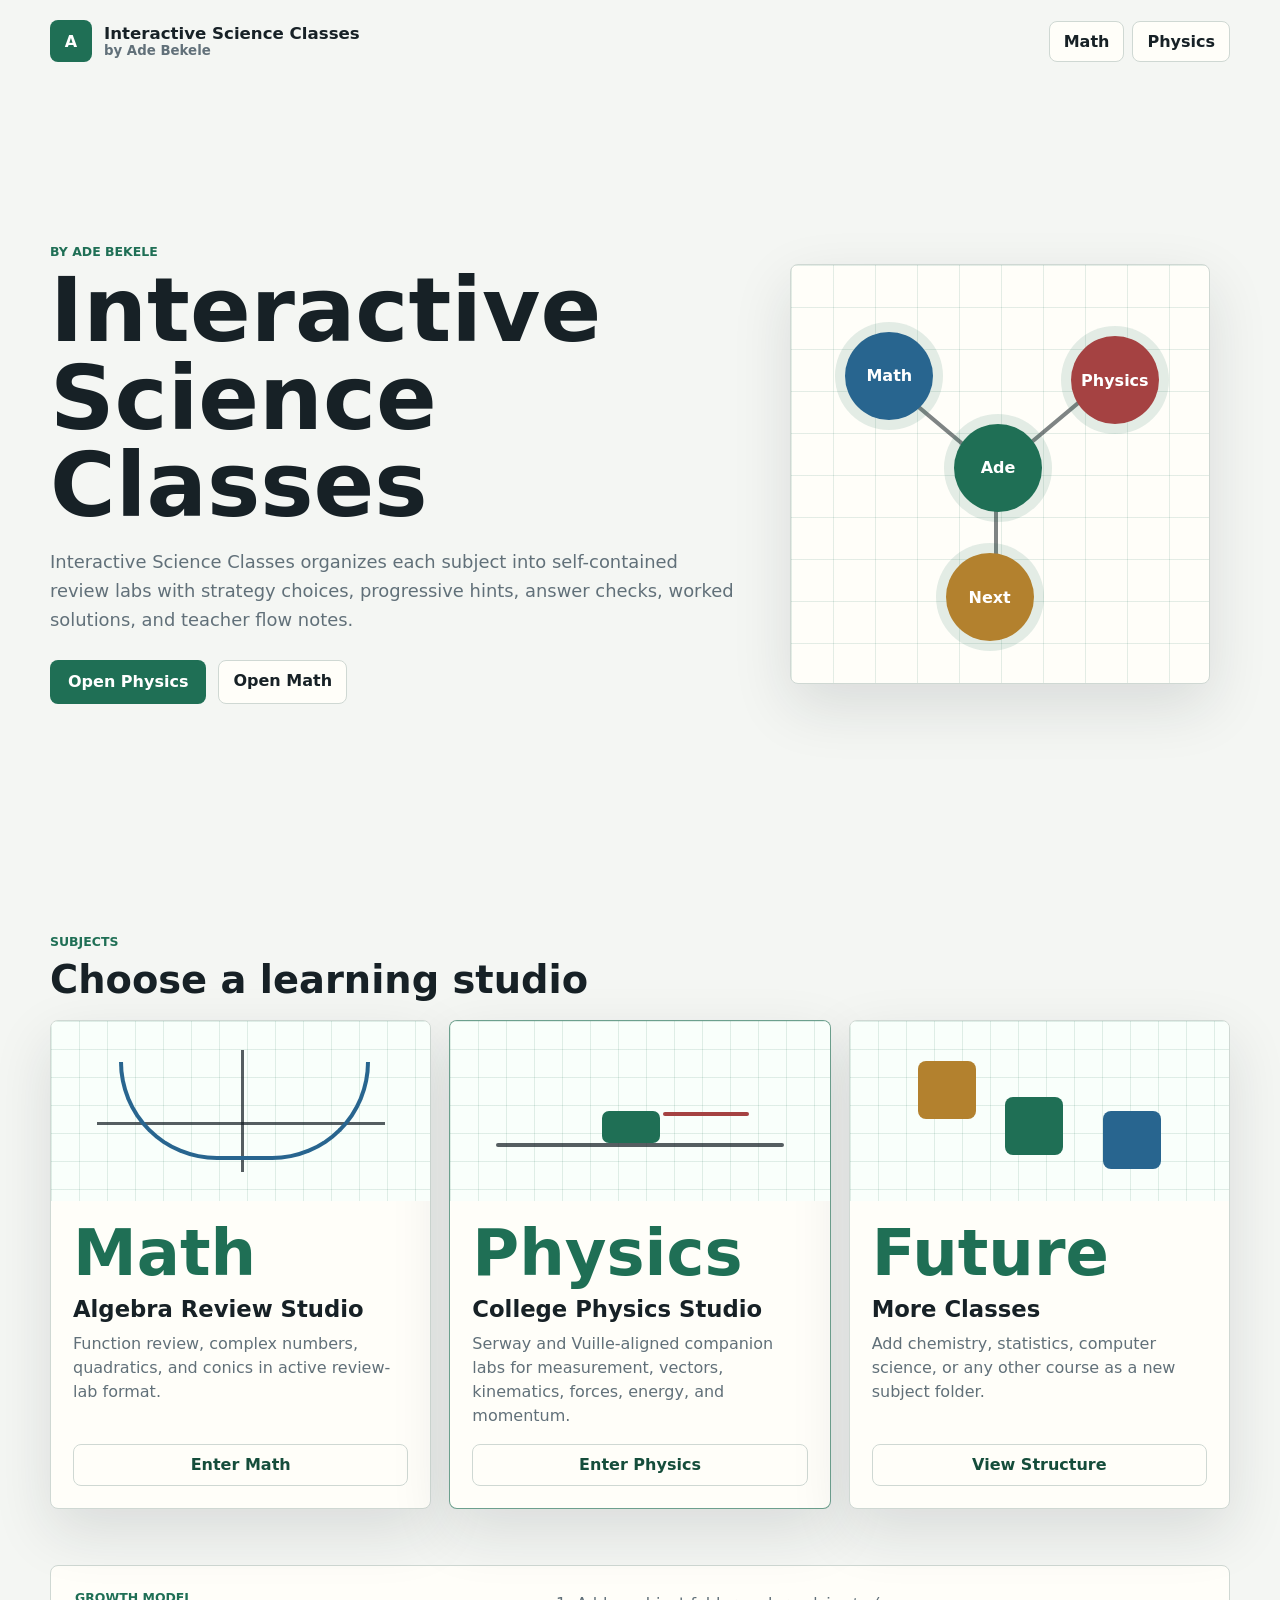
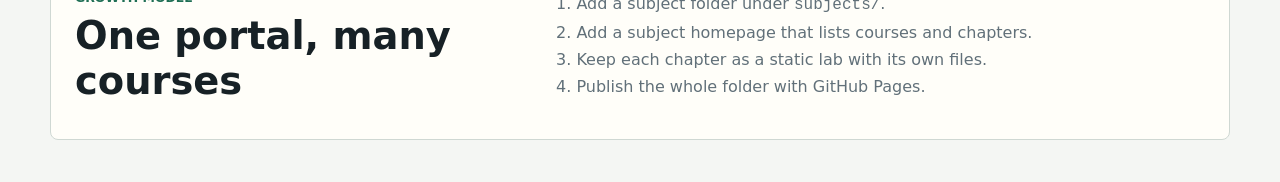
<file: index.html>
<!doctype html>
<html lang="en">
  <head>
    <meta charset="utf-8">
    <meta name="viewport" content="width=device-width, initial-scale=1">
    <title>Interactive Science Classes by Ade Bekele</title>
    <link rel="stylesheet" href="styles.css">
  </head>
  <body>
    <header class="site-header">
      <a class="brand" href="index.html" aria-label="Interactive Science Classes home">
        <span class="brand-mark">A</span>
        <span>
          <strong>Interactive Science Classes</strong>
          <small>by Ade Bekele</small>
        </span>
      </a>
      <nav aria-label="Subject navigation">
        <a href="subjects/math/index.html">Math</a>
        <a href="subjects/physics/index.html">Physics</a>
      </nav>
    </header>

    <main>
      <section class="hero">
        <div class="hero-copy">
          <p class="eyebrow">By Ade Bekele</p>
          <h1>Interactive Science Classes</h1>
          <p>
            Interactive Science Classes organizes each subject into self-contained review labs with strategy choices,
            progressive hints, answer checks, worked solutions, and teacher flow notes.
          </p>
          <div class="hero-actions">
            <a class="primary-link" href="subjects/physics/index.html">Open Physics</a>
            <a class="secondary-link" href="subjects/math/index.html">Open Math</a>
          </div>
        </div>
        <div class="academy-scene" aria-label="AdeAcademy course map">
          <div class="course-map">
            <span class="node hub">Ade</span>
            <span class="node math-node">Math</span>
            <span class="node physics-node">Physics</span>
            <span class="node future-node">Next</span>
            <span class="link link-one"></span>
            <span class="link link-two"></span>
            <span class="link link-three"></span>
          </div>
        </div>
      </section>

      <section class="subject-band" aria-label="Available subjects">
        <div class="section-heading">
          <p class="eyebrow">Subjects</p>
          <h2>Choose a learning studio</h2>
        </div>

        <div class="subject-grid">
          <article class="subject-card">
            <div class="subject-visual math-visual" aria-hidden="true">
              <span class="axis x"></span><span class="axis y"></span><span class="curve"></span>
            </div>
            <div class="subject-body">
              <p class="subject-label">Math</p>
              <h3>Algebra Review Studio</h3>
              <p>Function review, complex numbers, quadratics, and conics in active review-lab format.</p>
              <a href="subjects/math/index.html">Enter Math</a>
            </div>
          </article>

          <article class="subject-card featured">
            <div class="subject-visual physics-visual" aria-hidden="true">
              <span class="track"></span><span class="cart"></span><span class="vector"></span>
            </div>
            <div class="subject-body">
              <p class="subject-label">Physics</p>
              <h3>College Physics Studio</h3>
              <p>Serway and Vuille-aligned companion labs for measurement, vectors, kinematics, forces, energy, and momentum.</p>
              <a href="subjects/physics/index.html">Enter Physics</a>
            </div>
          </article>

          <article class="subject-card">
            <div class="subject-visual future-visual" aria-hidden="true">
              <span></span><span></span><span></span>
            </div>
            <div class="subject-body">
              <p class="subject-label">Future</p>
              <h3>More Classes</h3>
              <p>Add chemistry, statistics, computer science, or any other course as a new subject folder.</p>
              <a href="README.md">View Structure</a>
            </div>
          </article>
        </div>
      </section>

      <section class="workflow-band" aria-label="Teaching workflow">
        <div class="workflow">
          <div>
            <p class="eyebrow">Growth Model</p>
            <h2>One portal, many courses</h2>
          </div>
          <ol>
            <li>Add a subject folder under <span class="code">subjects/</span>.</li>
            <li>Add a subject homepage that lists courses and chapters.</li>
            <li>Keep each chapter as a static lab with its own files.</li>
            <li>Publish the whole folder with GitHub Pages.</li>
          </ol>
        </div>
      </section>
    </main>
  </body>
</html>
</file>
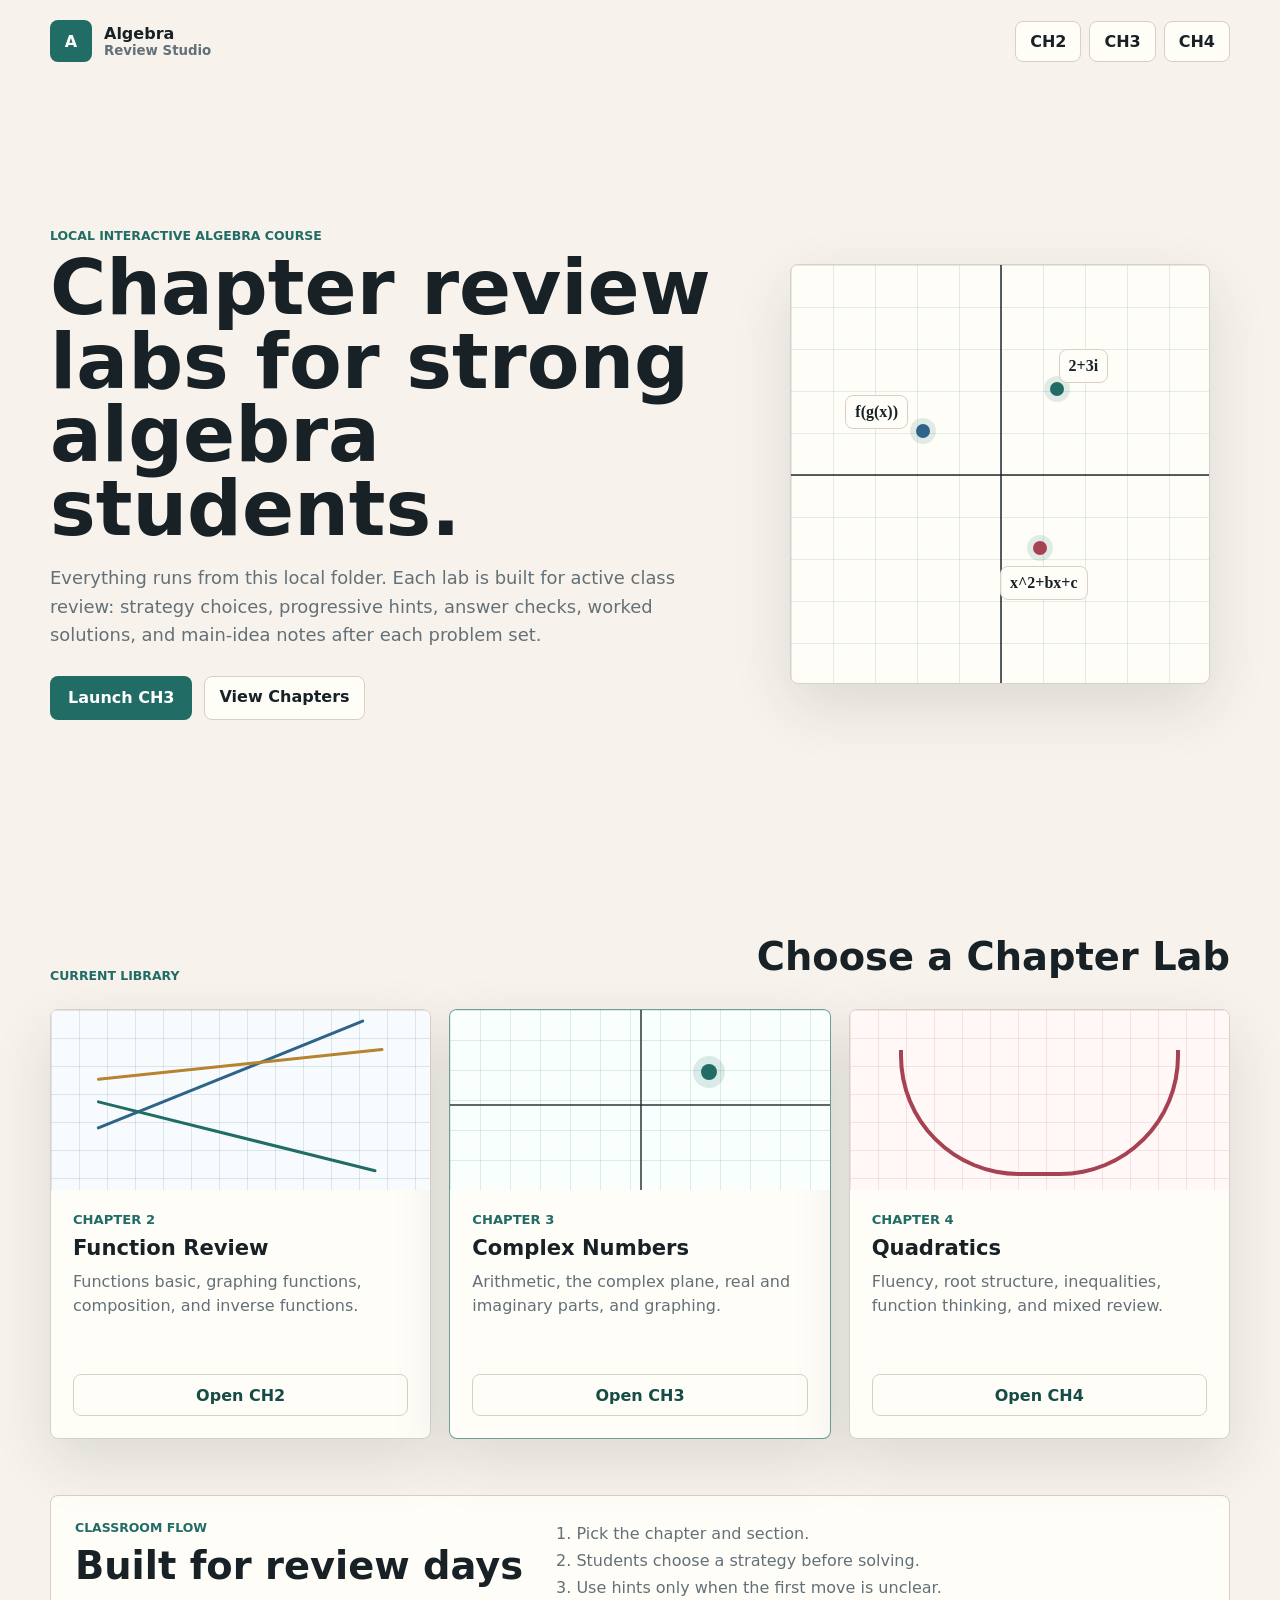
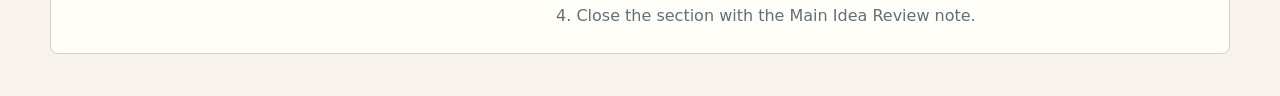
<file: UPLOAD-TO-GITHUB/index.html>
<!doctype html>
<html lang="en">
  <head>
    <meta charset="utf-8">
    <meta name="viewport" content="width=device-width, initial-scale=1">
    <title>Algebra Review Studio</title>
    <link rel="stylesheet" href="styles.css">
  </head>
  <body>
    <header class="site-header">
      <a class="brand" href="index.html" aria-label="Algebra Review Studio home">
        <span class="brand-mark">A</span>
        <span>
          <strong>Algebra</strong>
          <small>Review Studio</small>
        </span>
      </a>
      <nav aria-label="Chapter navigation">
        <a href="Algebra/CH2-Function-Review/index.html">CH2</a>
        <a href="Algebra/CH3-Complex-Numbers/index.html">CH3</a>
        <a href="Algebra/CH4-Quadratics/index.html">CH4</a>
      </nav>
    </header>

    <main>
      <section class="hero">
        <div class="hero-copy">
          <p class="eyebrow">Local Interactive Algebra Course</p>
          <h1>Chapter review labs for strong algebra students.</h1>
          <p>
            Everything runs from this local folder. Each lab is built for active class review: strategy choices, progressive hints,
            answer checks, worked solutions, and main-idea notes after each problem set.
          </p>
          <div class="hero-actions">
            <a class="primary-link" href="Algebra/CH3-Complex-Numbers/index.html">Launch CH3</a>
            <a class="secondary-link" href="#chapters">View Chapters</a>
          </div>
        </div>
        <div class="math-scene" aria-label="Algebra visual">
          <div class="plane-card">
            <div class="axis x-axis"></div>
            <div class="axis y-axis"></div>
            <span class="point point-a"></span>
            <span class="point point-b"></span>
            <span class="point point-c"></span>
            <span class="label label-a">2+3i</span>
            <span class="label label-b">f(g(x))</span>
            <span class="label label-c">x^2+bx+c</span>
          </div>
        </div>
      </section>

      <section id="chapters" class="chapter-band" aria-label="Available chapters">
        <div class="section-heading">
          <p class="eyebrow">Current Library</p>
          <h2>Choose a Chapter Lab</h2>
        </div>

        <div class="chapter-grid">
          <article class="chapter-card">
            <div class="chapter-visual functions-visual" aria-hidden="true">
              <span></span><span></span><span></span>
            </div>
            <div class="chapter-body">
              <p class="chapter-number">Chapter 2</p>
              <h3>Function Review</h3>
              <p>Functions basic, graphing functions, composition, and inverse functions.</p>
              <a href="Algebra/CH2-Function-Review/index.html">Open CH2</a>
            </div>
          </article>

          <article class="chapter-card featured">
            <div class="chapter-visual complex-visual" aria-hidden="true">
              <span class="complex-axis real"></span>
              <span class="complex-axis imag"></span>
              <span class="complex-dot"></span>
            </div>
            <div class="chapter-body">
              <p class="chapter-number">Chapter 3</p>
              <h3>Complex Numbers</h3>
              <p>Arithmetic, the complex plane, real and imaginary parts, and graphing.</p>
              <a href="Algebra/CH3-Complex-Numbers/index.html">Open CH3</a>
            </div>
          </article>

          <article class="chapter-card">
            <div class="chapter-visual quadratics-visual" aria-hidden="true">
              <span></span>
            </div>
            <div class="chapter-body">
              <p class="chapter-number">Chapter 4</p>
              <h3>Quadratics</h3>
              <p>Fluency, root structure, inequalities, function thinking, and mixed review.</p>
              <a href="Algebra/CH4-Quadratics/index.html">Open CH4</a>
            </div>
          </article>
        </div>
      </section>

      <section class="teacher-band" aria-label="Teaching workflow">
        <div class="workflow">
          <div>
            <p class="eyebrow">Classroom Flow</p>
            <h2>Built for review days</h2>
          </div>
          <ol>
            <li>Pick the chapter and section.</li>
            <li>Students choose a strategy before solving.</li>
            <li>Use hints only when the first move is unclear.</li>
            <li>Close the section with the Main Idea Review note.</li>
          </ol>
        </div>
      </section>
    </main>
  </body>
</html>
</file>
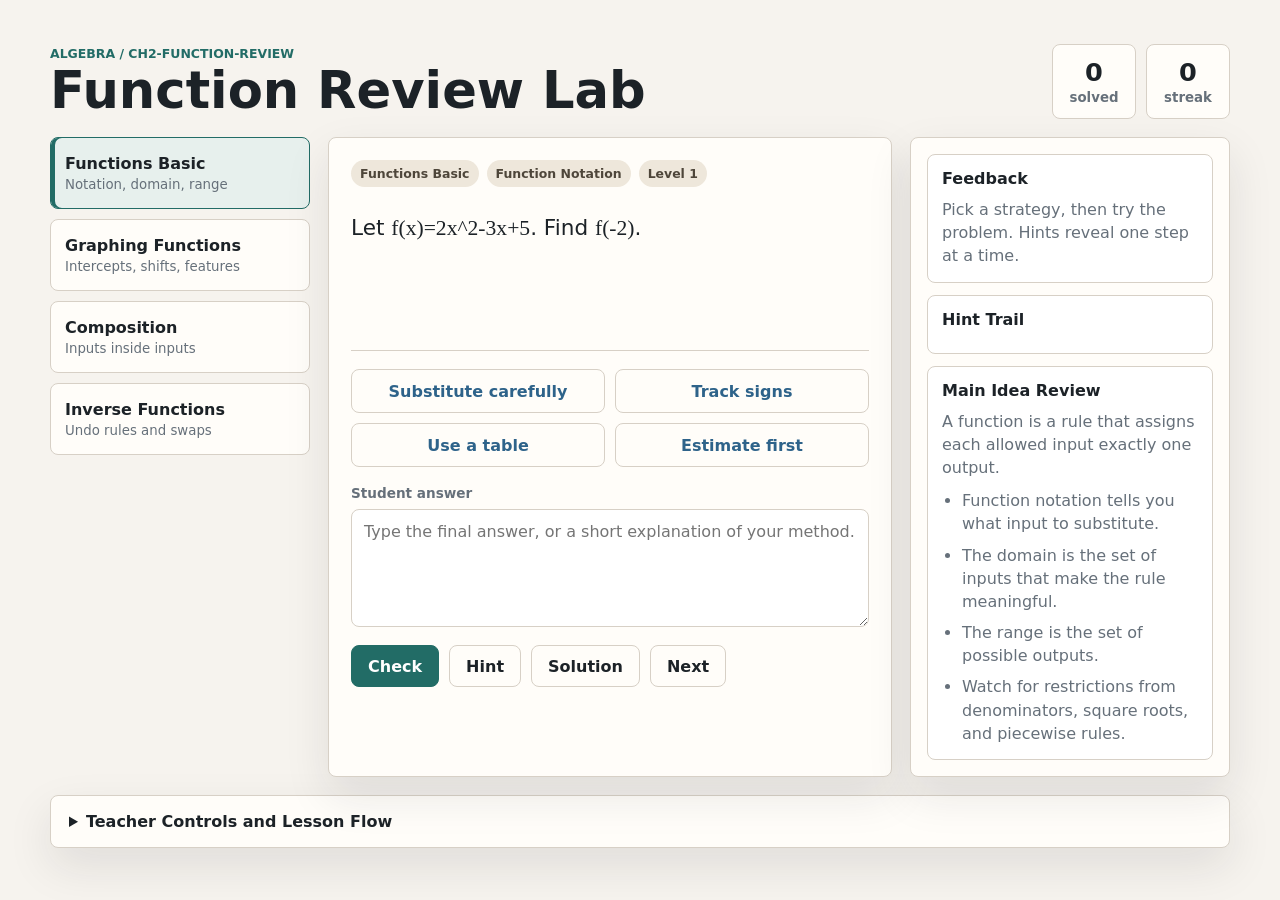
<file: Algebra/CH2-Function-Review/index.html>
<!doctype html>
<html lang="en">
  <head>
    <meta charset="utf-8">
    <meta name="viewport" content="width=device-width, initial-scale=1">
    <title>Algebra: CH2 Function Review Lab</title>
    <link rel="stylesheet" href="styles.css">
  </head>
  <body>
    <main class="app-shell">
      <section class="topbar" aria-label="Quadratics Review Lab">
        <div>
          <p class="eyebrow">Algebra / CH2-Function-Review</p>
          <h1>Function Review Lab</h1>
        </div>
        <div class="session-stats" aria-label="Session progress">
          <div>
            <span id="solvedCount">0</span>
            <small>solved</small>
          </div>
          <div>
            <span id="streakCount">0</span>
            <small>streak</small>
          </div>
        </div>
      </section>

      <section class="layout">
        <aside class="sidebar" aria-label="Review modes">
          <button class="mode-button active" data-mode="basics">
            <span>Functions Basic</span>
            <small>Notation, domain, range</small>
          </button>
          <button class="mode-button" data-mode="graphing">
            <span>Graphing Functions</span>
            <small>Intercepts, shifts, features</small>
          </button>
          <button class="mode-button" data-mode="composition">
            <span>Composition</span>
            <small>Inputs inside inputs</small>
          </button>
          <button class="mode-button" data-mode="inverse">
            <span>Inverse Functions</span>
            <small>Undo rules and swaps</small>
          </button>
        </aside>

        <section class="workspace" aria-live="polite">
          <div class="problem-panel">
            <div class="problem-meta">
              <span id="modeLabel">Fluency</span>
              <span id="skillLabel">Factoring</span>
              <span id="difficultyLabel">Level 1</span>
            </div>

            <div class="problem-text" id="problemText"></div>

            <div class="strategy-row" id="strategyRow" aria-label="Choose a strategy"></div>

            <label class="answer-label" for="answerInput">Student answer</label>
            <textarea id="answerInput" rows="4" placeholder="Type the final answer, or a short explanation of your method."></textarea>

            <div class="actions">
              <button id="checkButton" class="primary">Check</button>
              <button id="hintButton">Hint</button>
              <button id="solutionButton">Solution</button>
              <button id="nextButton">Next</button>
            </div>
          </div>

          <div class="feedback-panel">
            <div class="feedback-block">
              <h2>Feedback</h2>
              <p id="feedbackText">Pick a strategy, then try the problem. Hints reveal one step at a time.</p>
            </div>
            <div class="feedback-block">
              <h2>Hint Trail</h2>
              <ol id="hintList"></ol>
            </div>
            <div class="feedback-block">
              <h2>Main Idea Review</h2>
              <div id="reviewNotes" class="review-notes"></div>
            </div>
          </div>
        </section>
      </section>

      <section class="teacher-panel">
        <details>
          <summary>Teacher Controls and Lesson Flow</summary>
          <div class="teacher-grid">
            <div>
              <h2>Suggested 60-minute arc</h2>
              <ol>
                <li>12 min: Functions Basic, including notation, domain, and range.</li>
                <li>15 min: Graphing Functions, focusing on intercepts, shifts, and key features.</li>
                <li>15 min: Composition, with inside-first reasoning.</li>
                <li>15 min: Inverse Functions, including tables, equations, and restrictions.</li>
                <li>3 min: Exit reflection: how do you know what the input is?</li>
              </ol>
            </div>
            <div>
              <h2>Discussion prompts</h2>
              <ul>
                <li>What is the input, and what is the output?</li>
                <li>What makes this relation a function?</li>
                <li>What feature of the graph changed, and what stayed the same?</li>
                <li>Are we doing the inside function or outside function first?</li>
                <li>How can we verify that two functions undo each other?</li>
              </ul>
            </div>
          </div>
        </details>
      </section>
    </main>

    <script src="app.js"></script>
  </body>
</html>
</file>
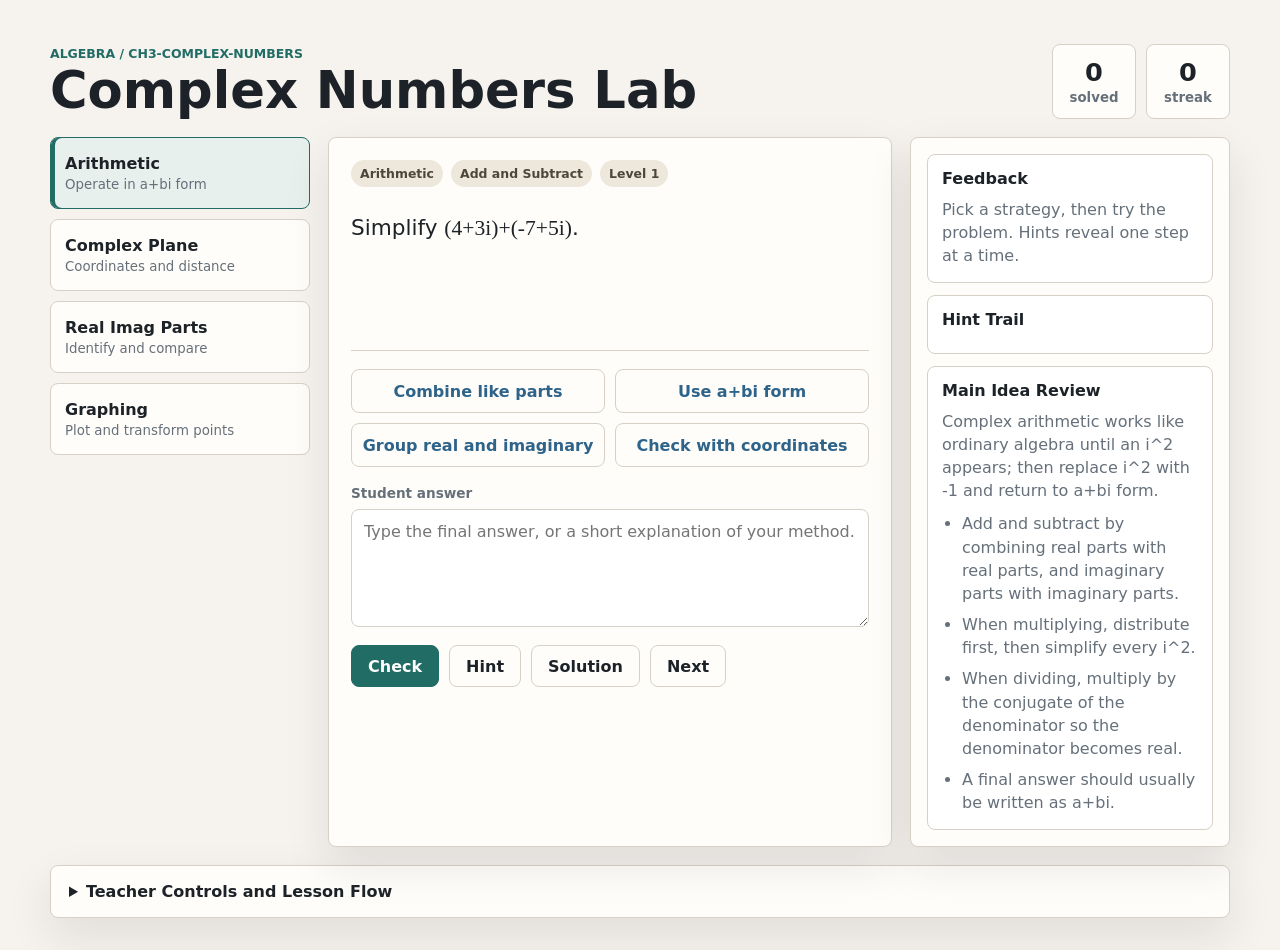
<file: Algebra/CH3-Complex-Numbers/index.html>
<!doctype html>
<html lang="en">
  <head>
    <meta charset="utf-8">
    <meta name="viewport" content="width=device-width, initial-scale=1">
    <title>Algebra: CH3 Complex Numbers Lab</title>
    <link rel="stylesheet" href="styles.css">
  </head>
  <body>
    <main class="app-shell">
      <section class="topbar" aria-label="Complex Numbers Lab">
        <div>
          <p class="eyebrow">Algebra / CH3-Complex-Numbers</p>
          <h1>Complex Numbers Lab</h1>
        </div>
        <div class="session-stats" aria-label="Session progress">
          <div>
            <span id="solvedCount">0</span>
            <small>solved</small>
          </div>
          <div>
            <span id="streakCount">0</span>
            <small>streak</small>
          </div>
        </div>
      </section>

      <section class="layout">
        <aside class="sidebar" aria-label="Review modes">
          <button class="mode-button active" data-mode="arithmetic">
            <span>Arithmetic</span>
            <small>Operate in a+bi form</small>
          </button>
          <button class="mode-button" data-mode="plane">
            <span>Complex Plane</span>
            <small>Coordinates and distance</small>
          </button>
          <button class="mode-button" data-mode="parts">
            <span>Real Imag Parts</span>
            <small>Identify and compare</small>
          </button>
          <button class="mode-button" data-mode="graphing">
            <span>Graphing</span>
            <small>Plot and transform points</small>
          </button>
        </aside>

        <section class="workspace" aria-live="polite">
          <div class="problem-panel">
            <div class="problem-meta">
              <span id="modeLabel">Fluency</span>
              <span id="skillLabel">Factoring</span>
              <span id="difficultyLabel">Level 1</span>
            </div>

            <div class="problem-text" id="problemText"></div>

            <div class="strategy-row" id="strategyRow" aria-label="Choose a strategy"></div>

            <label class="answer-label" for="answerInput">Student answer</label>
            <textarea id="answerInput" rows="4" placeholder="Type the final answer, or a short explanation of your method."></textarea>

            <div class="actions">
              <button id="checkButton" class="primary">Check</button>
              <button id="hintButton">Hint</button>
              <button id="solutionButton">Solution</button>
              <button id="nextButton">Next</button>
            </div>
          </div>

          <div class="feedback-panel">
            <div class="feedback-block">
              <h2>Feedback</h2>
              <p id="feedbackText">Pick a strategy, then try the problem. Hints reveal one step at a time.</p>
            </div>
            <div class="feedback-block">
              <h2>Hint Trail</h2>
              <ol id="hintList"></ol>
            </div>
            <div class="feedback-block">
              <h2>Main Idea Review</h2>
              <div id="reviewNotes" class="review-notes"></div>
            </div>
          </div>
        </section>
      </section>

      <section class="teacher-panel">
        <details>
          <summary>Teacher Controls and Lesson Flow</summary>
          <div class="teacher-grid">
            <div>
              <h2>Suggested 60-minute arc</h2>
              <ol>
                <li>15 min: Arithmetic of complex numbers in standard form.</li>
                <li>12 min: Complex plane as coordinates <span class="math">(a,b)</span>.</li>
                <li>12 min: Real and imaginary parts, including equations from matching parts.</li>
                <li>16 min: Graphing in the complex plane, distance, and point movement.</li>
                <li>5 min: Exit reflection: how does <span class="math">a+bi</span> connect algebra to geometry?</li>
              </ol>
            </div>
            <div>
              <h2>Discussion prompts</h2>
              <ul>
                <li>Is the answer in standard form <span class="math">a+bi</span>?</li>
                <li>What point represents this complex number?</li>
                <li>Which part is real, and which coefficient is imaginary?</li>
                <li>How did the point move in the complex plane?</li>
              </ul>
            </div>
          </div>
        </details>
      </section>
    </main>

    <script src="app.js"></script>
  </body>
</html>
</file>
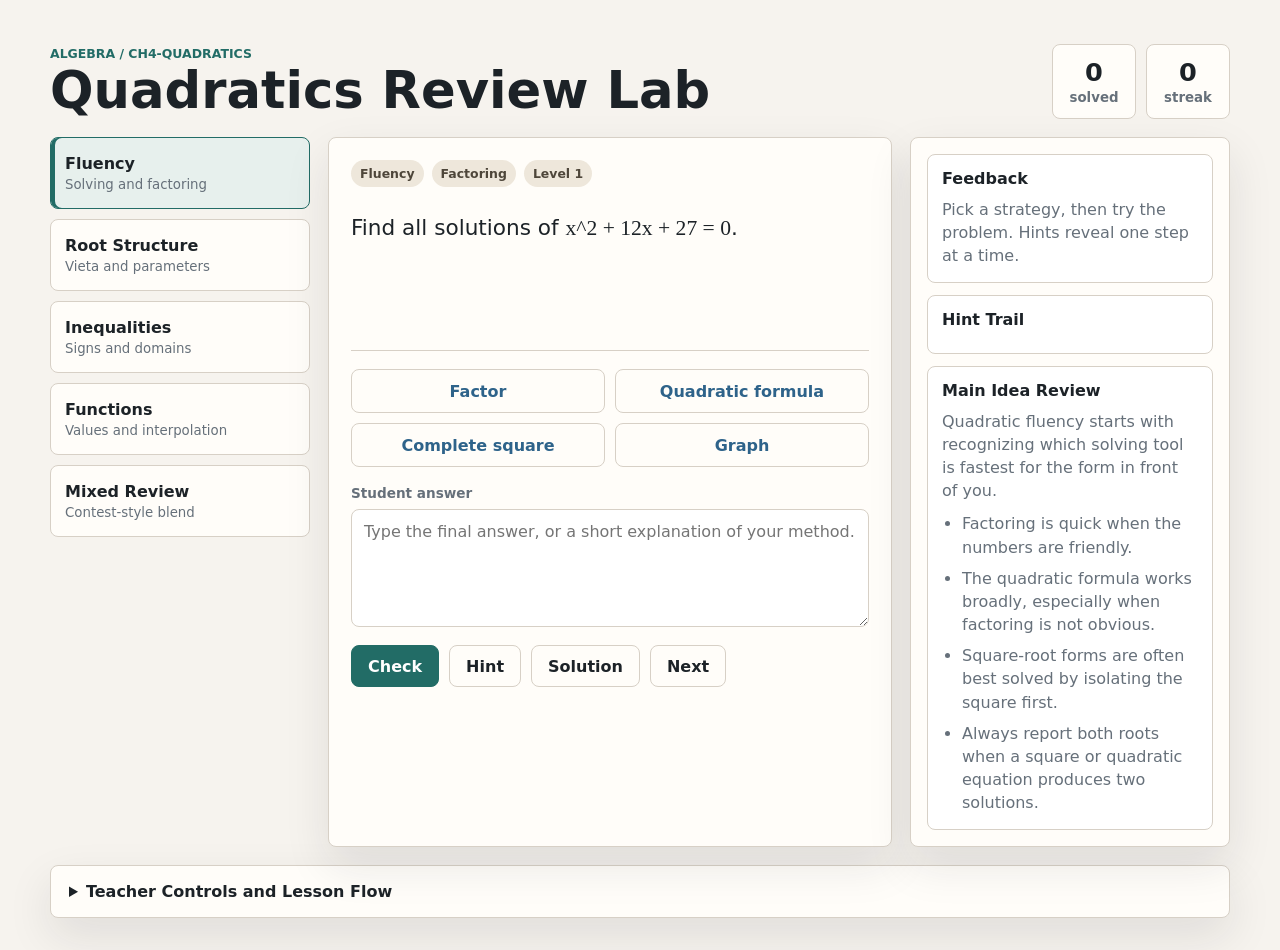
<file: Algebra/CH4-Quadratics/index.html>
<!doctype html>
<html lang="en">
  <head>
    <meta charset="utf-8">
    <meta name="viewport" content="width=device-width, initial-scale=1">
    <title>Algebra: CH4 Quadratics Review Lab</title>
    <link rel="stylesheet" href="styles.css">
  </head>
  <body>
    <main class="app-shell">
      <section class="topbar" aria-label="Quadratics Review Lab">
        <div>
          <p class="eyebrow">Algebra / CH4-Quadratics</p>
          <h1>Quadratics Review Lab</h1>
        </div>
        <div class="session-stats" aria-label="Session progress">
          <div>
            <span id="solvedCount">0</span>
            <small>solved</small>
          </div>
          <div>
            <span id="streakCount">0</span>
            <small>streak</small>
          </div>
        </div>
      </section>

      <section class="layout">
        <aside class="sidebar" aria-label="Review modes">
          <button class="mode-button active" data-mode="fluency">
            <span>Fluency</span>
            <small>Solving and factoring</small>
          </button>
          <button class="mode-button" data-mode="roots">
            <span>Root Structure</span>
            <small>Vieta and parameters</small>
          </button>
          <button class="mode-button" data-mode="inequalities">
            <span>Inequalities</span>
            <small>Signs and domains</small>
          </button>
          <button class="mode-button" data-mode="functions">
            <span>Functions</span>
            <small>Values and interpolation</small>
          </button>
          <button class="mode-button" data-mode="mixed">
            <span>Mixed Review</span>
            <small>Contest-style blend</small>
          </button>
        </aside>

        <section class="workspace" aria-live="polite">
          <div class="problem-panel">
            <div class="problem-meta">
              <span id="modeLabel">Fluency</span>
              <span id="skillLabel">Factoring</span>
              <span id="difficultyLabel">Level 1</span>
            </div>

            <div class="problem-text" id="problemText"></div>

            <div class="strategy-row" id="strategyRow" aria-label="Choose a strategy"></div>

            <label class="answer-label" for="answerInput">Student answer</label>
            <textarea id="answerInput" rows="4" placeholder="Type the final answer, or a short explanation of your method."></textarea>

            <div class="actions">
              <button id="checkButton" class="primary">Check</button>
              <button id="hintButton">Hint</button>
              <button id="solutionButton">Solution</button>
              <button id="nextButton">Next</button>
            </div>
          </div>

          <div class="feedback-panel">
            <div class="feedback-block">
              <h2>Feedback</h2>
              <p id="feedbackText">Pick a strategy, then try the problem. Hints reveal one step at a time.</p>
            </div>
            <div class="feedback-block">
              <h2>Hint Trail</h2>
              <ol id="hintList"></ol>
            </div>
            <div class="feedback-block">
              <h2>Main Idea Review</h2>
              <div id="reviewNotes" class="review-notes"></div>
            </div>
          </div>
        </section>
      </section>

      <section class="teacher-panel">
        <details>
          <summary>Teacher Controls and Lesson Flow</summary>
          <div class="teacher-grid">
            <div>
              <h2>Suggested 60-minute arc</h2>
              <ol>
                <li>8 min: Fluency warmup, students solve independently.</li>
                <li>12 min: Root Structure, discuss Vieta as a shortcut.</li>
                <li>12 min: Inequalities and domain restrictions.</li>
                <li>15 min: Function Thinking and parameter questions.</li>
                <li>10 min: Mixed Review challenge pairs.</li>
                <li>3 min: Exit reflection: name the hidden structure.</li>
              </ol>
            </div>
            <div>
              <h2>Discussion prompts</h2>
              <ul>
                <li>What is the fastest useful thing to compute?</li>
                <li>Where do roots, coefficients, and signs meet?</li>
                <li>Can we avoid expanding everything?</li>
                <li>What restrictions must be checked before solving?</li>
              </ul>
            </div>
          </div>
        </details>
      </section>
    </main>

    <script src="app.js"></script>
  </body>
</html>
</file>
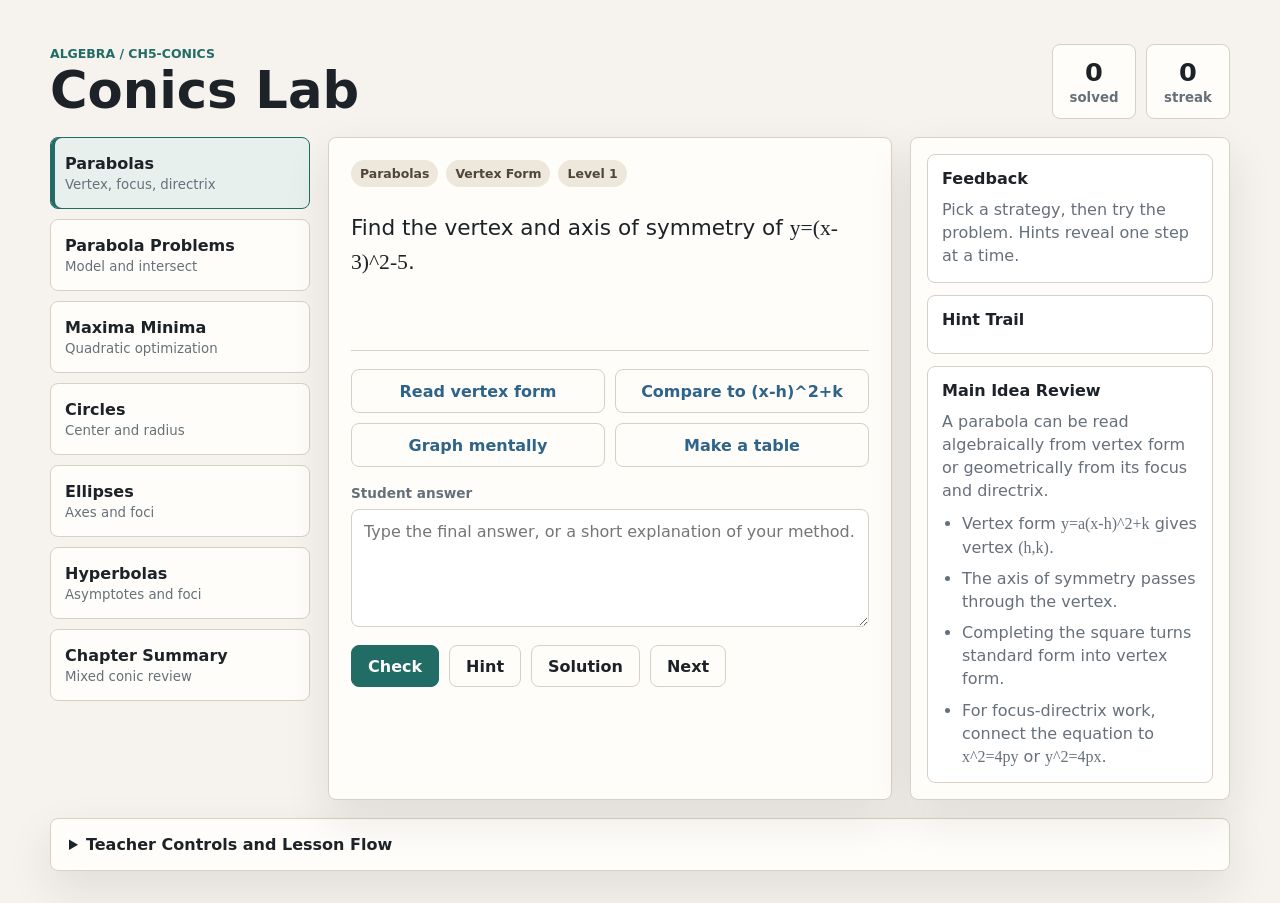
<file: Algebra/CH5-Conics/index.html>
<!doctype html>
<html lang="en">
  <head>
    <meta charset="utf-8">
    <meta name="viewport" content="width=device-width, initial-scale=1">
    <title>Algebra: CH5 Conics Lab</title>
    <link rel="stylesheet" href="styles.css">
  </head>
  <body>
    <main class="app-shell">
      <section class="topbar" aria-label="Conics Lab">
        <div>
          <p class="eyebrow">Algebra / CH5-Conics</p>
          <h1>Conics Lab</h1>
        </div>
        <div class="session-stats" aria-label="Session progress">
          <div>
            <span id="solvedCount">0</span>
            <small>solved</small>
          </div>
          <div>
            <span id="streakCount">0</span>
            <small>streak</small>
          </div>
        </div>
      </section>

      <section class="layout">
        <aside class="sidebar" aria-label="Review modes">
          <button class="mode-button active" data-mode="parabolas">
            <span>Parabolas</span>
            <small>Vertex, focus, directrix</small>
          </button>
          <button class="mode-button" data-mode="problemSolving">
            <span>Parabola Problems</span>
            <small>Model and intersect</small>
          </button>
          <button class="mode-button" data-mode="extrema">
            <span>Maxima Minima</span>
            <small>Quadratic optimization</small>
          </button>
          <button class="mode-button" data-mode="circles">
            <span>Circles</span>
            <small>Center and radius</small>
          </button>
          <button class="mode-button" data-mode="ellipses">
            <span>Ellipses</span>
            <small>Axes and foci</small>
          </button>
          <button class="mode-button" data-mode="hyperbolas">
            <span>Hyperbolas</span>
            <small>Asymptotes and foci</small>
          </button>
          <button class="mode-button" data-mode="summary">
            <span>Chapter Summary</span>
            <small>Mixed conic review</small>
          </button>
        </aside>

        <section class="workspace" aria-live="polite">
          <div class="problem-panel">
            <div class="problem-meta">
              <span id="modeLabel">Parabolas</span>
              <span id="skillLabel">Vertex Form</span>
              <span id="difficultyLabel">Level 1</span>
            </div>

            <div class="problem-text" id="problemText"></div>

            <div class="strategy-row" id="strategyRow" aria-label="Choose a strategy"></div>

            <label class="answer-label" for="answerInput">Student answer</label>
            <textarea id="answerInput" rows="4" placeholder="Type the final answer, or a short explanation of your method."></textarea>

            <div class="actions">
              <button id="checkButton" class="primary">Check</button>
              <button id="hintButton">Hint</button>
              <button id="solutionButton">Solution</button>
              <button id="nextButton">Next</button>
            </div>
          </div>

          <div class="feedback-panel">
            <div class="feedback-block">
              <h2>Feedback</h2>
              <p id="feedbackText">Pick a strategy, then try the problem. Hints reveal one step at a time.</p>
            </div>
            <div class="feedback-block">
              <h2>Hint Trail</h2>
              <ol id="hintList"></ol>
            </div>
            <div class="feedback-block">
              <h2>Main Idea Review</h2>
              <div id="reviewNotes" class="review-notes"></div>
            </div>
          </div>
        </section>
      </section>

      <section class="teacher-panel">
        <details>
          <summary>Teacher Controls and Lesson Flow</summary>
          <div class="teacher-grid">
            <div>
              <h2>Suggested 60-minute arc</h2>
              <ol>
                <li>8 min: Parabolas and standard/vertex/focus forms.</li>
                <li>10 min: Problem solving with parabolas.</li>
                <li>8 min: Maxima and minima of quadratics.</li>
                <li>9 min: Circles by center-radius form.</li>
                <li>10 min: Ellipses and foci.</li>
                <li>10 min: Hyperbolas and asymptotes.</li>
                <li>5 min: Chapter summary questions.</li>
              </ol>
            </div>
            <div>
              <h2>Discussion prompts</h2>
              <ul>
                <li>Which standard form is this conic closest to?</li>
                <li>What feature can be read immediately from the equation?</li>
                <li>Do we need to complete the square first?</li>
                <li>How does the algebra describe the geometry?</li>
              </ul>
            </div>
          </div>
        </details>
      </section>
    </main>

    <script src="app.js"></script>
  </body>
</html>
</file>
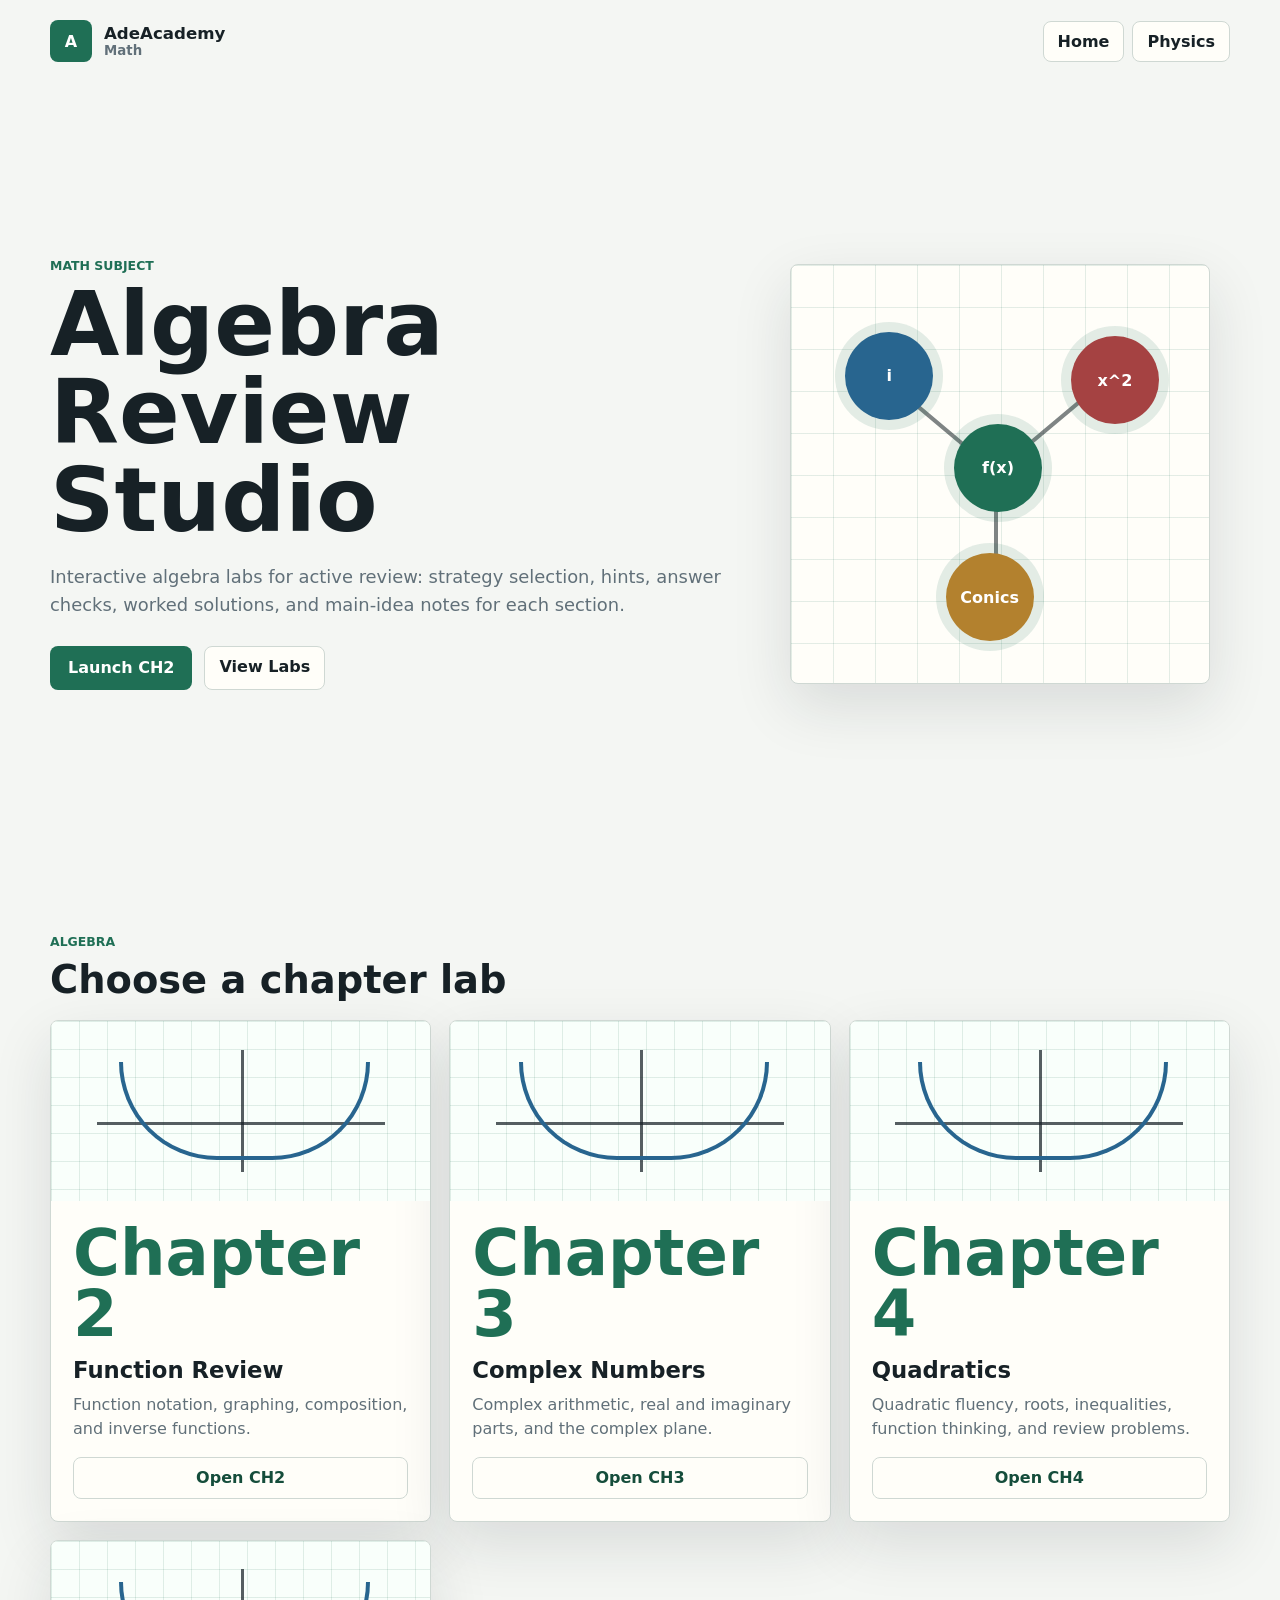
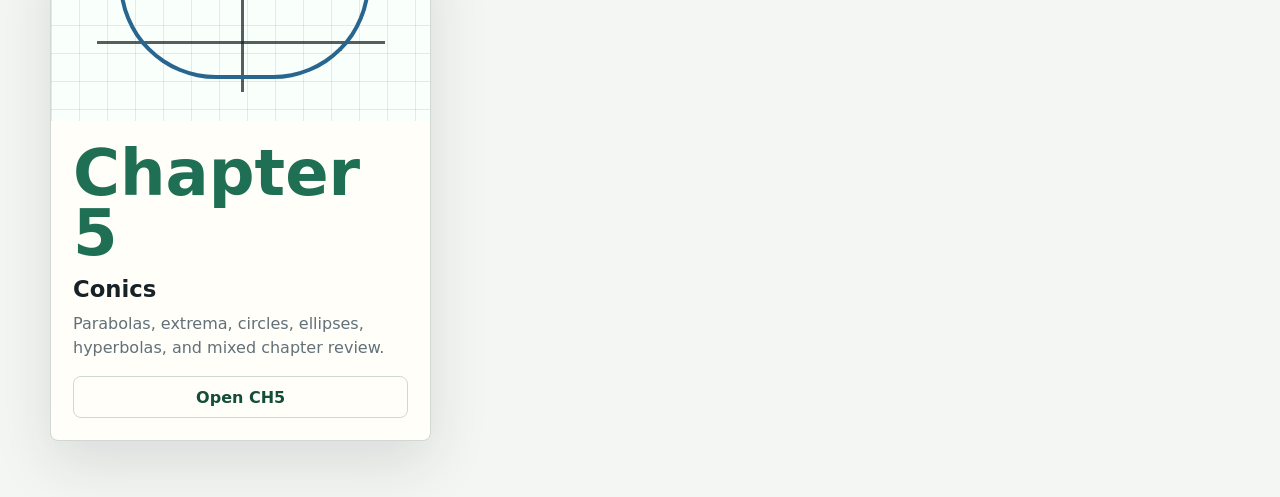
<file: subjects/math/index.html>
<!doctype html>
<html lang="en">
  <head>
    <meta charset="utf-8">
    <meta name="viewport" content="width=device-width, initial-scale=1">
    <title>AdeAcademy: Math</title>
    <link rel="stylesheet" href="../../styles.css">
  </head>
  <body>
    <header class="site-header">
      <a class="brand" href="../../index.html" aria-label="AdeAcademy home">
        <span class="brand-mark">A</span>
        <span>
          <strong>AdeAcademy</strong>
          <small>Math</small>
        </span>
      </a>
      <nav aria-label="Subject navigation">
        <a href="../../index.html">Home</a>
        <a href="../physics/index.html">Physics</a>
      </nav>
    </header>

    <main>
      <section class="hero">
        <div class="hero-copy">
          <p class="eyebrow">Math Subject</p>
          <h1>Algebra Review Studio</h1>
          <p>
            Interactive algebra labs for active review: strategy selection, hints, answer checks,
            worked solutions, and main-idea notes for each section.
          </p>
          <div class="hero-actions">
            <a class="primary-link" href="Algebra/CH2-Function-Review/index.html">Launch CH2</a>
            <a class="secondary-link" href="#courses">View Labs</a>
          </div>
        </div>
        <div class="academy-scene" aria-label="Algebra visual">
          <div class="course-map">
            <span class="node hub">f(x)</span>
            <span class="node math-node">i</span>
            <span class="node physics-node">x^2</span>
            <span class="node future-node">Conics</span>
            <span class="link link-one"></span>
            <span class="link link-two"></span>
            <span class="link link-three"></span>
          </div>
        </div>
      </section>

      <section id="courses" class="subject-band" aria-label="Math courses">
        <div class="section-heading">
          <p class="eyebrow">Algebra</p>
          <h2>Choose a chapter lab</h2>
        </div>

        <div class="subject-grid">
          <article class="subject-card">
            <div class="subject-visual math-visual" aria-hidden="true">
              <span class="axis x"></span><span class="axis y"></span><span class="curve"></span>
            </div>
            <div class="subject-body">
              <p class="subject-label">Chapter 2</p>
              <h3>Function Review</h3>
              <p>Function notation, graphing, composition, and inverse functions.</p>
              <a href="Algebra/CH2-Function-Review/index.html">Open CH2</a>
            </div>
          </article>

          <article class="subject-card">
            <div class="subject-visual math-visual" aria-hidden="true">
              <span class="axis x"></span><span class="axis y"></span><span class="curve"></span>
            </div>
            <div class="subject-body">
              <p class="subject-label">Chapter 3</p>
              <h3>Complex Numbers</h3>
              <p>Complex arithmetic, real and imaginary parts, and the complex plane.</p>
              <a href="Algebra/CH3-Complex-Numbers/index.html">Open CH3</a>
            </div>
          </article>

          <article class="subject-card">
            <div class="subject-visual math-visual" aria-hidden="true">
              <span class="axis x"></span><span class="axis y"></span><span class="curve"></span>
            </div>
            <div class="subject-body">
              <p class="subject-label">Chapter 4</p>
              <h3>Quadratics</h3>
              <p>Quadratic fluency, roots, inequalities, function thinking, and review problems.</p>
              <a href="Algebra/CH4-Quadratics/index.html">Open CH4</a>
            </div>
          </article>

          <article class="subject-card">
            <div class="subject-visual math-visual" aria-hidden="true">
              <span class="axis x"></span><span class="axis y"></span><span class="curve"></span>
            </div>
            <div class="subject-body">
              <p class="subject-label">Chapter 5</p>
              <h3>Conics</h3>
              <p>Parabolas, extrema, circles, ellipses, hyperbolas, and mixed chapter review.</p>
              <a href="Algebra/CH5-Conics/index.html">Open CH5</a>
            </div>
          </article>
        </div>
      </section>
    </main>
  </body>
</html>
</file>
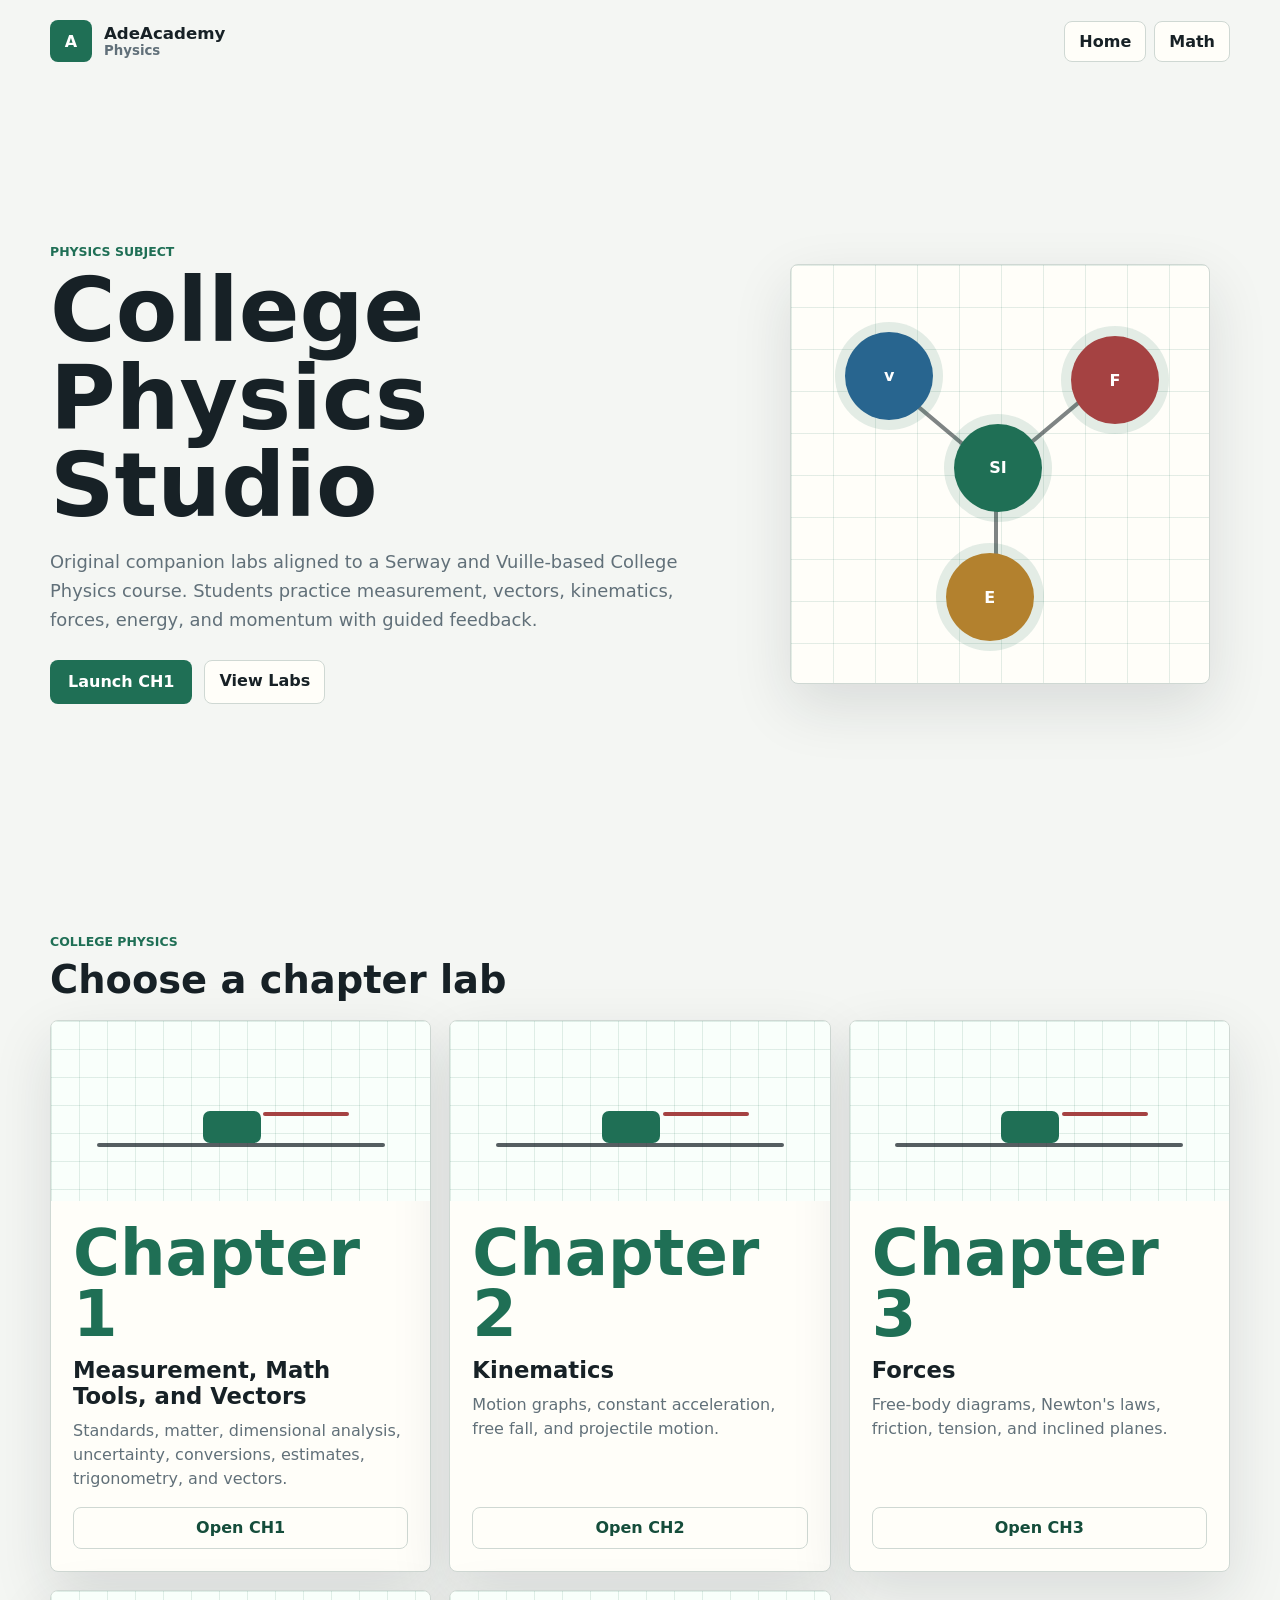
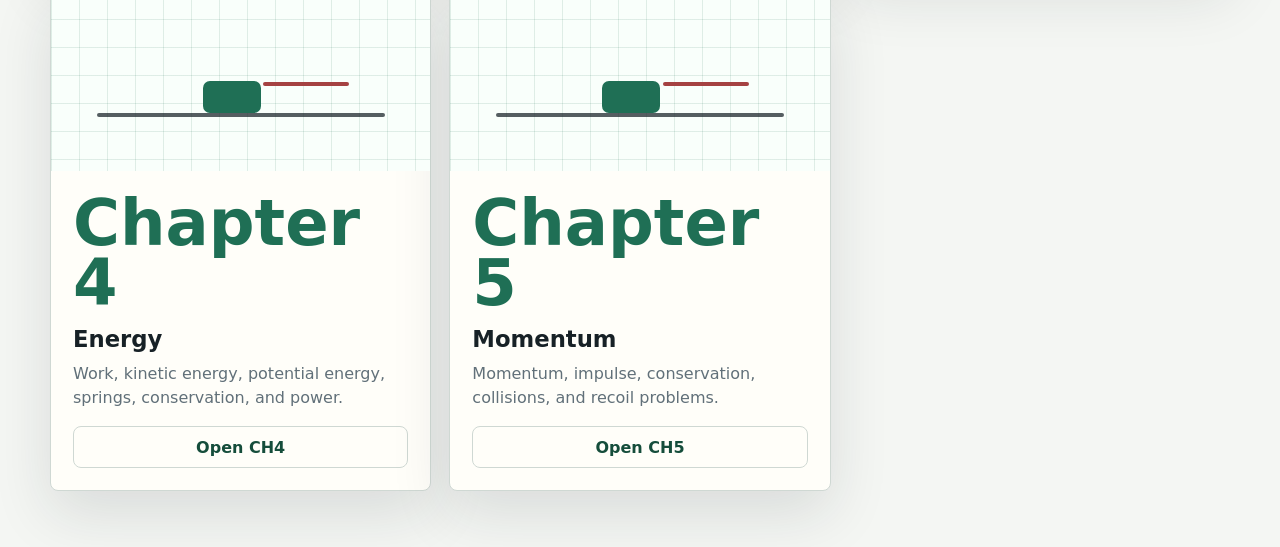
<file: subjects/physics/index.html>
<!doctype html>
<html lang="en">
  <head>
    <meta charset="utf-8">
    <meta name="viewport" content="width=device-width, initial-scale=1">
    <title>AdeAcademy: Physics</title>
    <link rel="stylesheet" href="../../styles.css">
  </head>
  <body>
    <header class="site-header">
      <a class="brand" href="../../index.html" aria-label="AdeAcademy home">
        <span class="brand-mark">A</span>
        <span>
          <strong>AdeAcademy</strong>
          <small>Physics</small>
        </span>
      </a>
      <nav aria-label="Subject navigation">
        <a href="../../index.html">Home</a>
        <a href="../math/index.html">Math</a>
      </nav>
    </header>

    <main>
      <section class="hero">
        <div class="hero-copy">
          <p class="eyebrow">Physics Subject</p>
          <h1>College Physics Studio</h1>
          <p>
            Original companion labs aligned to a Serway and Vuille-based College Physics course.
            Students practice measurement, vectors, kinematics, forces, energy, and momentum with guided feedback.
          </p>
          <div class="hero-actions">
            <a class="primary-link" href="Physics/CH1-Measurement-Math-Vectors/index.html">Launch CH1</a>
            <a class="secondary-link" href="#courses">View Labs</a>
          </div>
        </div>
        <div class="academy-scene" aria-label="Physics visual">
          <div class="course-map">
            <span class="node hub">SI</span>
            <span class="node math-node">v</span>
            <span class="node physics-node">F</span>
            <span class="node future-node">E</span>
            <span class="link link-one"></span>
            <span class="link link-two"></span>
            <span class="link link-three"></span>
          </div>
        </div>
      </section>

      <section id="courses" class="subject-band" aria-label="Physics courses">
        <div class="section-heading">
          <p class="eyebrow">College Physics</p>
          <h2>Choose a chapter lab</h2>
        </div>

        <div class="subject-grid">
          <article class="subject-card">
            <div class="subject-visual physics-visual" aria-hidden="true">
              <span class="track"></span><span class="cart"></span><span class="vector"></span>
            </div>
            <div class="subject-body">
              <p class="subject-label">Chapter 1</p>
              <h3>Measurement, Math Tools, and Vectors</h3>
              <p>Standards, matter, dimensional analysis, uncertainty, conversions, estimates, trigonometry, and vectors.</p>
              <a href="Physics/CH1-Measurement-Math-Vectors/index.html">Open CH1</a>
            </div>
          </article>

          <article class="subject-card">
            <div class="subject-visual physics-visual" aria-hidden="true">
              <span class="track"></span><span class="cart"></span><span class="vector"></span>
            </div>
            <div class="subject-body">
              <p class="subject-label">Chapter 2</p>
              <h3>Kinematics</h3>
              <p>Motion graphs, constant acceleration, free fall, and projectile motion.</p>
              <a href="Physics/CH2-Kinematics/index.html">Open CH2</a>
            </div>
          </article>

          <article class="subject-card">
            <div class="subject-visual physics-visual" aria-hidden="true">
              <span class="track"></span><span class="cart"></span><span class="vector"></span>
            </div>
            <div class="subject-body">
              <p class="subject-label">Chapter 3</p>
              <h3>Forces</h3>
              <p>Free-body diagrams, Newton's laws, friction, tension, and inclined planes.</p>
              <a href="Physics/CH3-Forces/index.html">Open CH3</a>
            </div>
          </article>

          <article class="subject-card">
            <div class="subject-visual physics-visual" aria-hidden="true">
              <span class="track"></span><span class="cart"></span><span class="vector"></span>
            </div>
            <div class="subject-body">
              <p class="subject-label">Chapter 4</p>
              <h3>Energy</h3>
              <p>Work, kinetic energy, potential energy, springs, conservation, and power.</p>
              <a href="Physics/CH4-Energy/index.html">Open CH4</a>
            </div>
          </article>

          <article class="subject-card">
            <div class="subject-visual physics-visual" aria-hidden="true">
              <span class="track"></span><span class="cart"></span><span class="vector"></span>
            </div>
            <div class="subject-body">
              <p class="subject-label">Chapter 5</p>
              <h3>Momentum</h3>
              <p>Momentum, impulse, conservation, collisions, and recoil problems.</p>
              <a href="Physics/CH5-Momentum/index.html">Open CH5</a>
            </div>
          </article>
        </div>
      </section>
    </main>
  </body>
</html>
</file>
<file: styles.css>
:root {
  --bg: #f4f6f3;
  --ink: #172126;
  --muted: #617079;
  --line: #cfd8d3;
  --panel: #fffef9;
  --green: #1f6f55;
  --green-dark: #154d3b;
  --blue: #28658f;
  --red: #a54242;
  --gold: #b3812e;
  --shadow: 0 22px 60px rgba(24, 33, 38, 0.12);
}

* {
  box-sizing: border-box;
}

html {
  scroll-behavior: smooth;
}

body {
  margin: 0;
  color: var(--ink);
  background: var(--bg);
  font-family: Inter, ui-sans-serif, system-ui, -apple-system, BlinkMacSystemFont, "Segoe UI", sans-serif;
}

a {
  color: inherit;
  text-decoration: none;
}

.site-header,
.hero,
.subject-band,
.workflow-band {
  width: min(1180px, calc(100% - 32px));
  margin: 0 auto;
}

.site-header {
  display: flex;
  align-items: center;
  justify-content: space-between;
  gap: 24px;
  padding: 20px 0;
}

.brand {
  display: inline-flex;
  align-items: center;
  gap: 12px;
}

.brand-mark {
  display: grid;
  width: 42px;
  height: 42px;
  place-items: center;
  border-radius: 8px;
  background: var(--green);
  color: #fff;
  font-weight: 900;
}

.brand strong,
.brand small {
  display: block;
}

.brand strong {
  font-size: 1.04rem;
}

.brand small {
  color: var(--muted);
  font-weight: 700;
}

nav {
  display: flex;
  flex-wrap: wrap;
  gap: 8px;
}

nav a,
.secondary-link {
  min-height: 40px;
  padding: 10px 14px;
  border: 1px solid var(--line);
  border-radius: 8px;
  background: var(--panel);
  font-weight: 800;
}

nav a:hover,
.secondary-link:hover {
  border-color: var(--green);
}

.hero {
  display: grid;
  grid-template-columns: minmax(0, 1fr) minmax(320px, 460px);
  gap: 36px;
  align-items: center;
  min-height: calc(100vh - 88px);
  padding: 28px 0 56px;
}

.eyebrow {
  margin: 0 0 8px;
  color: var(--green);
  font-size: 0.78rem;
  font-weight: 900;
  letter-spacing: 0;
  text-transform: uppercase;
}

h1,
h2,
h3,
p {
  margin-top: 0;
}

h1 {
  max-width: 800px;
  margin-bottom: 18px;
  font-size: clamp(3rem, 7vw, 6.4rem);
  line-height: 0.98;
  letter-spacing: 0;
}

h2 {
  margin-bottom: 12px;
  font-size: clamp(1.8rem, 3vw, 2.7rem);
  letter-spacing: 0;
}

h3 {
  margin-bottom: 10px;
  font-size: 1.32rem;
}

.hero-copy > p:not(.eyebrow) {
  max-width: 690px;
  color: var(--muted);
  font-size: 1.12rem;
  line-height: 1.6;
}

.hero-actions {
  display: flex;
  flex-wrap: wrap;
  gap: 12px;
  margin-top: 26px;
}

.primary-link {
  min-height: 44px;
  padding: 12px 18px;
  border-radius: 8px;
  background: var(--green);
  color: #fff;
  font-weight: 900;
}

.primary-link:hover {
  background: var(--green-dark);
}

.academy-scene {
  min-height: 420px;
  display: grid;
  place-items: center;
}

.course-map {
  position: relative;
  width: min(100%, 420px);
  aspect-ratio: 1;
  border: 1px solid var(--line);
  border-radius: 8px;
  overflow: hidden;
  background:
    linear-gradient(to right, rgba(31, 111, 85, 0.12) 1px, transparent 1px),
    linear-gradient(to bottom, rgba(31, 111, 85, 0.12) 1px, transparent 1px),
    var(--panel);
  background-size: 42px 42px;
  box-shadow: var(--shadow);
}

.node {
  position: absolute;
  z-index: 2;
  display: grid;
  width: 88px;
  height: 88px;
  place-items: center;
  border-radius: 50%;
  background: var(--green);
  color: #fff;
  font-weight: 900;
  box-shadow: 0 0 0 10px rgba(31, 111, 85, 0.12);
}

.hub {
  left: 39%;
  top: 38%;
}

.math-node {
  left: 13%;
  top: 16%;
  background: var(--blue);
}

.physics-node {
  right: 12%;
  top: 17%;
  background: var(--red);
}

.future-node {
  left: 37%;
  bottom: 10%;
  background: var(--gold);
}

.link {
  position: absolute;
  left: 49%;
  top: 49%;
  width: 120px;
  height: 4px;
  border-radius: 999px;
  background: rgba(23, 33, 38, 0.55);
  transform-origin: left center;
}

.link-one {
  transform: rotate(-140deg);
}

.link-two {
  transform: rotate(-40deg);
}

.link-three {
  transform: rotate(90deg);
}

.subject-band {
  padding: 40px 0 56px;
}

.section-heading {
  margin-bottom: 18px;
}

.subject-grid {
  display: grid;
  grid-template-columns: repeat(3, minmax(0, 1fr));
  gap: 18px;
}

.subject-card {
  display: grid;
  grid-template-rows: 180px 1fr;
  min-height: 420px;
  border: 1px solid var(--line);
  border-radius: 8px;
  overflow: hidden;
  background: var(--panel);
  box-shadow: var(--shadow);
}

.subject-card.featured {
  border-color: rgba(31, 111, 85, 0.65);
}

.subject-visual {
  position: relative;
  overflow: hidden;
  background:
    linear-gradient(to right, rgba(31, 111, 85, 0.12) 1px, transparent 1px),
    linear-gradient(to bottom, rgba(31, 111, 85, 0.12) 1px, transparent 1px),
    #f9fffb;
  background-size: 28px 28px;
}

.math-visual .axis {
  position: absolute;
  background: rgba(23, 33, 38, 0.72);
}

.math-visual .x {
  left: 12%;
  top: 56%;
  width: 76%;
  height: 3px;
}

.math-visual .y {
  left: 50%;
  top: 16%;
  width: 3px;
  height: 68%;
}

.math-visual .curve {
  position: absolute;
  left: 18%;
  top: 23%;
  width: 66%;
  height: 54%;
  border: 4px solid var(--blue);
  border-top: 0;
  border-radius: 0 0 110px 110px;
}

.physics-visual .track {
  position: absolute;
  left: 12%;
  right: 12%;
  bottom: 30%;
  height: 4px;
  border-radius: 999px;
  background: rgba(23, 33, 38, 0.72);
}

.physics-visual .cart {
  position: absolute;
  left: 40%;
  bottom: 32%;
  width: 58px;
  height: 32px;
  border-radius: 7px;
  background: var(--green);
}

.physics-visual .vector {
  position: absolute;
  left: 56%;
  bottom: 47%;
  width: 86px;
  height: 4px;
  border-radius: 999px;
  background: var(--red);
}

.future-visual span {
  position: absolute;
  width: 58px;
  height: 58px;
  border-radius: 8px;
  background: var(--gold);
}

.future-visual span:nth-child(1) {
  left: 18%;
  top: 22%;
}

.future-visual span:nth-child(2) {
  left: 41%;
  top: 42%;
  background: var(--green);
}

.future-visual span:nth-child(3) {
  right: 18%;
  bottom: 18%;
  background: var(--blue);
}

.subject-body {
  display: flex;
  flex-direction: column;
  padding: 22px;
}

.subject-label {
  margin-bottom: 12px;
  color: var(--green);
  font-size: clamp(2.35rem, 5vw, 4.4rem);
  line-height: 0.95;
  font-weight: 900;
  text-transform: none;
}

.subject-body h3 {
  font-size: 1.42rem;
}

.subject-body p:not(.subject-label) {
  color: var(--muted);
  line-height: 1.5;
}

.subject-body a {
  display: inline-flex;
  align-items: center;
  justify-content: center;
  min-height: 42px;
  margin-top: auto;
  padding: 10px 14px;
  border: 1px solid var(--line);
  border-radius: 8px;
  color: var(--green-dark);
  font-weight: 900;
}

.subject-body a:hover {
  border-color: var(--green);
  background: #e8f1ed;
}

.workflow-band {
  padding: 0 0 42px;
}

.workflow {
  display: grid;
  grid-template-columns: 0.7fr 1fr;
  gap: 24px;
  align-items: start;
  padding: 24px;
  border: 1px solid var(--line);
  border-radius: 8px;
  background: var(--panel);
}

.workflow ol {
  margin: 0;
  padding-left: 22px;
  color: var(--muted);
  line-height: 1.7;
}

.code {
  font-family: ui-monospace, SFMono-Regular, Consolas, "Liberation Mono", monospace;
}

@media (max-width: 920px) {
  .hero,
  .subject-grid,
  .workflow {
    grid-template-columns: 1fr;
  }

  .hero {
    min-height: auto;
  }
}

@media (max-width: 620px) {
  .site-header {
    align-items: stretch;
    flex-direction: column;
  }

  nav a {
    flex: 1;
    text-align: center;
  }

  .site-header,
  .hero,
  .subject-band,
  .workflow-band {
    width: min(100% - 20px, 1180px);
  }
}
</file>
<file: UPLOAD-TO-GITHUB/styles.css>
:root {
  --bg: #f7f3ec;
  --ink: #172126;
  --muted: #637078;
  --line: #d8d0c4;
  --panel: #fffdf8;
  --teal: #226c66;
  --teal-dark: #164b47;
  --blue: #2e638a;
  --rose: #a64253;
  --gold: #b7832f;
  --shadow: 0 22px 60px rgba(24, 33, 38, 0.12);
}

* {
  box-sizing: border-box;
}

html {
  scroll-behavior: smooth;
}

body {
  margin: 0;
  color: var(--ink);
  background: var(--bg);
  font-family: Inter, ui-sans-serif, system-ui, -apple-system, BlinkMacSystemFont, "Segoe UI", sans-serif;
}

a {
  color: inherit;
  text-decoration: none;
}

.site-header {
  display: flex;
  align-items: center;
  justify-content: space-between;
  gap: 24px;
  width: min(1180px, calc(100% - 32px));
  margin: 0 auto;
  padding: 20px 0;
}

.brand {
  display: inline-flex;
  align-items: center;
  gap: 12px;
}

.brand-mark {
  display: grid;
  width: 42px;
  height: 42px;
  place-items: center;
  border-radius: 8px;
  background: var(--teal);
  color: #fff;
  font-weight: 900;
}

.brand strong,
.brand small {
  display: block;
}

.brand small {
  color: var(--muted);
  font-weight: 700;
}

nav {
  display: flex;
  flex-wrap: wrap;
  gap: 8px;
}

nav a,
.secondary-link {
  min-height: 40px;
  padding: 10px 14px;
  border: 1px solid var(--line);
  border-radius: 8px;
  background: var(--panel);
  font-weight: 800;
}

nav a:hover,
.secondary-link:hover {
  border-color: var(--teal);
}

.hero,
.chapter-band,
.teacher-band {
  width: min(1180px, calc(100% - 32px));
  margin: 0 auto;
}

.hero {
  display: grid;
  grid-template-columns: minmax(0, 1fr) minmax(320px, 460px);
  gap: 36px;
  align-items: center;
  min-height: calc(100vh - 88px);
  padding: 28px 0 56px;
}

.eyebrow {
  margin: 0 0 8px;
  color: var(--teal);
  font-size: 0.78rem;
  font-weight: 900;
  letter-spacing: 0;
  text-transform: uppercase;
}

h1,
h2,
h3,
p {
  margin-top: 0;
}

h1 {
  max-width: 760px;
  margin-bottom: 18px;
  font-size: clamp(2.55rem, 6vw, 5.8rem);
  line-height: 0.96;
  letter-spacing: 0;
}

h2 {
  margin-bottom: 12px;
  font-size: clamp(1.8rem, 3vw, 2.7rem);
  letter-spacing: 0;
}

h3 {
  margin-bottom: 10px;
  font-size: 1.32rem;
}

.hero-copy > p:not(.eyebrow) {
  max-width: 680px;
  color: var(--muted);
  font-size: 1.12rem;
  line-height: 1.6;
}

.hero-actions {
  display: flex;
  flex-wrap: wrap;
  gap: 12px;
  margin-top: 26px;
}

.primary-link {
  min-height: 44px;
  padding: 12px 18px;
  border-radius: 8px;
  background: var(--teal);
  color: #fff;
  font-weight: 900;
}

.primary-link:hover {
  background: var(--teal-dark);
}

.math-scene {
  min-height: 420px;
  display: grid;
  place-items: center;
}

.plane-card {
  position: relative;
  width: min(100%, 420px);
  aspect-ratio: 1;
  border: 1px solid var(--line);
  border-radius: 8px;
  overflow: hidden;
  background:
    linear-gradient(to right, rgba(34, 108, 102, 0.12) 1px, transparent 1px),
    linear-gradient(to bottom, rgba(34, 108, 102, 0.12) 1px, transparent 1px),
    var(--panel);
  background-size: 42px 42px;
  box-shadow: var(--shadow);
}

.axis {
  position: absolute;
  background: rgba(23, 33, 38, 0.72);
}

.x-axis {
  top: 50%;
  left: 0;
  width: 100%;
  height: 2px;
}

.y-axis {
  top: 0;
  left: 50%;
  width: 2px;
  height: 100%;
}

.point {
  position: absolute;
  width: 14px;
  height: 14px;
  border-radius: 50%;
  box-shadow: 0 0 0 6px rgba(34, 108, 102, 0.13);
}

.point-a {
  left: 62%;
  top: 28%;
  background: var(--teal);
}

.point-b {
  left: 30%;
  top: 38%;
  background: var(--blue);
}

.point-c {
  left: 58%;
  top: 66%;
  background: var(--rose);
}

.label {
  position: absolute;
  padding: 7px 9px;
  border: 1px solid var(--line);
  border-radius: 8px;
  background: rgba(255, 253, 248, 0.92);
  font-family: "Cambria Math", Cambria, Georgia, serif;
  font-weight: 800;
}

.label-a {
  left: 64%;
  top: 20%;
}

.label-b {
  left: 13%;
  top: 31%;
}

.label-c {
  left: 50%;
  top: 72%;
}

.chapter-band {
  padding: 40px 0 56px;
}

.section-heading {
  display: flex;
  align-items: end;
  justify-content: space-between;
  gap: 20px;
  margin-bottom: 18px;
}

.chapter-grid {
  display: grid;
  grid-template-columns: repeat(3, minmax(0, 1fr));
  gap: 18px;
}

.chapter-card {
  display: grid;
  grid-template-rows: 180px 1fr;
  min-height: 430px;
  border: 1px solid var(--line);
  border-radius: 8px;
  overflow: hidden;
  background: var(--panel);
  box-shadow: var(--shadow);
}

.chapter-card.featured {
  border-color: rgba(34, 108, 102, 0.65);
}

.chapter-visual {
  position: relative;
  overflow: hidden;
  background: #ede7dc;
}

.functions-visual {
  background:
    linear-gradient(to right, rgba(46, 99, 138, 0.14) 1px, transparent 1px),
    linear-gradient(to bottom, rgba(46, 99, 138, 0.14) 1px, transparent 1px),
    #f7fbfd;
  background-size: 28px 28px;
}

.functions-visual span {
  position: absolute;
  left: 12%;
  width: 76%;
  height: 3px;
  border-radius: 999px;
  background: var(--blue);
  transform-origin: left center;
}

.functions-visual span:nth-child(1) {
  top: 65%;
  transform: rotate(-22deg);
}

.functions-visual span:nth-child(2) {
  top: 50%;
  background: var(--teal);
  transform: rotate(14deg);
}

.functions-visual span:nth-child(3) {
  top: 38%;
  background: var(--gold);
  transform: rotate(-6deg);
}

.complex-visual {
  background:
    linear-gradient(to right, rgba(34, 108, 102, 0.13) 1px, transparent 1px),
    linear-gradient(to bottom, rgba(34, 108, 102, 0.13) 1px, transparent 1px),
    #f8fffc;
  background-size: 30px 30px;
}

.complex-axis {
  position: absolute;
  background: rgba(23, 33, 38, 0.68);
}

.complex-axis.real {
  left: 0;
  top: 52%;
  width: 100%;
  height: 2px;
}

.complex-axis.imag {
  left: 50%;
  top: 0;
  width: 2px;
  height: 100%;
}

.complex-dot {
  position: absolute;
  left: 66%;
  top: 30%;
  width: 16px;
  height: 16px;
  border-radius: 50%;
  background: var(--teal);
  box-shadow: 0 0 0 8px rgba(34, 108, 102, 0.14);
}

.quadratics-visual {
  background:
    linear-gradient(to right, rgba(166, 66, 83, 0.12) 1px, transparent 1px),
    linear-gradient(to bottom, rgba(166, 66, 83, 0.12) 1px, transparent 1px),
    #fff8f7;
  background-size: 28px 28px;
}

.quadratics-visual span {
  position: absolute;
  left: 13%;
  top: 22%;
  width: 74%;
  height: 70%;
  border: 4px solid var(--rose);
  border-top: 0;
  border-radius: 0 0 120px 120px;
}

.chapter-body {
  display: flex;
  flex-direction: column;
  padding: 22px;
}

.chapter-number {
  margin-bottom: 8px;
  color: var(--teal);
  font-size: 0.82rem;
  font-weight: 900;
  text-transform: uppercase;
}

.chapter-body p:not(.chapter-number) {
  color: var(--muted);
  line-height: 1.5;
}

.chapter-body a {
  display: inline-flex;
  align-items: center;
  justify-content: center;
  min-height: 42px;
  margin-top: auto;
  padding: 10px 14px;
  border: 1px solid var(--line);
  border-radius: 8px;
  color: var(--teal-dark);
  font-weight: 900;
}

.chapter-body a:hover {
  border-color: var(--teal);
  background: #e7f0ed;
}

.teacher-band {
  padding: 0 0 42px;
}

.workflow {
  display: grid;
  grid-template-columns: 0.7fr 1fr;
  gap: 24px;
  align-items: start;
  padding: 24px;
  border: 1px solid var(--line);
  border-radius: 8px;
  background: var(--panel);
}

.workflow ol {
  margin: 0;
  padding-left: 22px;
  color: var(--muted);
  line-height: 1.7;
}

@media (max-width: 920px) {
  .hero,
  .chapter-grid,
  .workflow {
    grid-template-columns: 1fr;
  }

  .hero {
    min-height: auto;
  }

  .math-scene {
    min-height: 340px;
  }
}

@media (max-width: 620px) {
  .site-header,
  .section-heading {
    align-items: stretch;
    flex-direction: column;
  }

  nav a {
    flex: 1;
    text-align: center;
  }

  .hero,
  .chapter-band,
  .teacher-band,
  .site-header {
    width: min(100% - 20px, 1180px);
  }

  .chapter-card {
    min-height: 390px;
  }
}
</file>
<file: Algebra/CH2-Function-Review/styles.css>
:root {
  --bg: #f6f3ee;
  --ink: #1c2227;
  --muted: #66707a;
  --line: #d7d0c6;
  --panel: #fffdf9;
  --accent: #226c66;
  --accent-dark: #184d49;
  --gold: #b7832f;
  --rose: #a64253;
  --blue: #2e638a;
  --shadow: 0 18px 45px rgba(30, 34, 38, 0.1);
}

* {
  box-sizing: border-box;
}

body {
  margin: 0;
  color: var(--ink);
  background: var(--bg);
  font-family: Inter, ui-sans-serif, system-ui, -apple-system, BlinkMacSystemFont, "Segoe UI", sans-serif;
}

button,
textarea {
  font: inherit;
}

button {
  border: 1px solid var(--line);
  background: var(--panel);
  color: var(--ink);
  border-radius: 8px;
  cursor: pointer;
}

button:hover {
  border-color: var(--accent);
}

.app-shell {
  width: min(1180px, calc(100% - 32px));
  margin: 0 auto;
  padding: 24px 0 32px;
}

.topbar {
  display: flex;
  justify-content: space-between;
  gap: 20px;
  align-items: center;
  padding: 20px 0 18px;
}

.eyebrow {
  margin: 0 0 4px;
  color: var(--accent);
  font-size: 0.78rem;
  font-weight: 800;
  text-transform: uppercase;
}

h1,
h2,
p {
  margin-top: 0;
}

h1 {
  margin-bottom: 0;
  font-size: clamp(2rem, 4vw, 3.6rem);
  line-height: 1;
  letter-spacing: 0;
}

h2 {
  margin-bottom: 10px;
  font-size: 1rem;
}

.session-stats {
  display: grid;
  grid-template-columns: repeat(2, minmax(84px, 1fr));
  gap: 10px;
}

.session-stats div {
  min-width: 84px;
  padding: 12px;
  border: 1px solid var(--line);
  border-radius: 8px;
  background: var(--panel);
  text-align: center;
}

.session-stats span {
  display: block;
  font-size: 1.6rem;
  font-weight: 800;
}

.session-stats small {
  color: var(--muted);
  font-weight: 700;
}

.layout {
  display: grid;
  grid-template-columns: 260px 1fr;
  gap: 18px;
  align-items: start;
}

.sidebar {
  display: grid;
  gap: 10px;
}

.mode-button {
  width: 100%;
  min-height: 72px;
  padding: 13px 14px;
  text-align: left;
}

.mode-button span,
.mode-button small {
  display: block;
}

.mode-button span {
  font-weight: 800;
}

.mode-button small {
  margin-top: 4px;
  color: var(--muted);
}

.mode-button.active {
  border-color: var(--accent);
  background: #e7f0ed;
  box-shadow: inset 4px 0 0 var(--accent);
}

.workspace {
  display: grid;
  grid-template-columns: minmax(0, 1fr) 320px;
  gap: 18px;
}

.problem-panel,
.feedback-panel,
.teacher-panel details {
  border: 1px solid var(--line);
  border-radius: 8px;
  background: var(--panel);
  box-shadow: var(--shadow);
}

.problem-panel {
  padding: 22px;
}

.problem-meta {
  display: flex;
  flex-wrap: wrap;
  gap: 8px;
  margin-bottom: 24px;
}

.problem-meta span {
  padding: 6px 9px;
  border-radius: 999px;
  background: #eee7db;
  color: #4e463a;
  font-size: 0.78rem;
  font-weight: 800;
}

.problem-text {
  min-height: 140px;
  padding-bottom: 18px;
  border-bottom: 1px solid var(--line);
  font-size: 1.35rem;
  line-height: 1.55;
}

.math {
  font-family: "Cambria Math", Cambria, Georgia, serif;
}

.strategy-row {
  display: grid;
  grid-template-columns: repeat(2, minmax(0, 1fr));
  gap: 10px;
  margin: 18px 0;
}

.strategy-chip {
  min-height: 44px;
  padding: 10px;
  color: var(--blue);
  font-weight: 800;
}

.strategy-chip.selected {
  border-color: var(--blue);
  background: #eaf2f7;
}

.answer-label {
  display: block;
  margin-bottom: 8px;
  color: var(--muted);
  font-size: 0.85rem;
  font-weight: 800;
}

textarea {
  width: 100%;
  min-height: 118px;
  padding: 12px;
  border: 1px solid var(--line);
  border-radius: 8px;
  resize: vertical;
  color: var(--ink);
  background: #fff;
}

textarea:focus {
  outline: 3px solid rgba(34, 108, 102, 0.18);
  border-color: var(--accent);
}

.actions {
  display: flex;
  flex-wrap: wrap;
  gap: 10px;
  margin-top: 14px;
}

.actions button {
  min-height: 42px;
  padding: 0 16px;
  font-weight: 800;
}

.actions .primary {
  border-color: var(--accent);
  background: var(--accent);
  color: white;
}

.feedback-panel {
  display: grid;
  gap: 12px;
  padding: 16px;
}

.feedback-block {
  padding: 14px;
  border: 1px solid var(--line);
  border-radius: 8px;
  background: #fff;
}

#feedbackText {
  margin-bottom: 0;
  color: var(--muted);
  line-height: 1.45;
}

#hintList {
  margin: 0;
  padding-left: 22px;
  color: var(--muted);
  line-height: 1.45;
}

#hintList li + li {
  margin-top: 8px;
}

.review-notes {
  color: var(--muted);
  line-height: 1.45;
}

.review-notes p {
  margin-bottom: 10px;
}

.review-notes ul {
  margin: 0;
  padding-left: 20px;
}

.review-notes li + li {
  margin-top: 8px;
}

.teacher-panel {
  margin-top: 18px;
}

.teacher-panel details {
  padding: 16px 18px;
}

.teacher-panel summary {
  cursor: pointer;
  font-weight: 900;
}

.teacher-grid {
  display: grid;
  grid-template-columns: repeat(2, minmax(0, 1fr));
  gap: 22px;
  padding-top: 16px;
  color: var(--muted);
}

.teacher-grid ol,
.teacher-grid ul {
  margin: 0;
  padding-left: 22px;
  line-height: 1.55;
}

.correct {
  color: var(--accent-dark);
  font-weight: 800;
}

.near {
  color: var(--gold);
  font-weight: 800;
}

.incorrect {
  color: var(--rose);
  font-weight: 800;
}

@media (max-width: 920px) {
  .layout,
  .workspace,
  .teacher-grid {
    grid-template-columns: 1fr;
  }

  .sidebar {
    grid-template-columns: repeat(2, minmax(0, 1fr));
  }
}

@media (max-width: 620px) {
  .app-shell {
    width: min(100% - 20px, 1180px);
    padding-top: 12px;
  }

  .topbar {
    align-items: stretch;
    flex-direction: column;
  }

  .session-stats,
  .sidebar,
  .strategy-row {
    grid-template-columns: 1fr;
  }

  .problem-text {
    font-size: 1.08rem;
  }
}
</file>
<file: Algebra/CH3-Complex-Numbers/styles.css>
:root {
  --bg: #f6f3ee;
  --ink: #1c2227;
  --muted: #66707a;
  --line: #d7d0c6;
  --panel: #fffdf9;
  --accent: #226c66;
  --accent-dark: #184d49;
  --gold: #b7832f;
  --rose: #a64253;
  --blue: #2e638a;
  --shadow: 0 18px 45px rgba(30, 34, 38, 0.1);
}

* {
  box-sizing: border-box;
}

body {
  margin: 0;
  color: var(--ink);
  background: var(--bg);
  font-family: Inter, ui-sans-serif, system-ui, -apple-system, BlinkMacSystemFont, "Segoe UI", sans-serif;
}

button,
textarea {
  font: inherit;
}

button {
  border: 1px solid var(--line);
  background: var(--panel);
  color: var(--ink);
  border-radius: 8px;
  cursor: pointer;
}

button:hover {
  border-color: var(--accent);
}

.app-shell {
  width: min(1180px, calc(100% - 32px));
  margin: 0 auto;
  padding: 24px 0 32px;
}

.topbar {
  display: flex;
  justify-content: space-between;
  gap: 20px;
  align-items: center;
  padding: 20px 0 18px;
}

.eyebrow {
  margin: 0 0 4px;
  color: var(--accent);
  font-size: 0.78rem;
  font-weight: 800;
  text-transform: uppercase;
}

h1,
h2,
p {
  margin-top: 0;
}

h1 {
  margin-bottom: 0;
  font-size: clamp(2rem, 4vw, 3.6rem);
  line-height: 1;
  letter-spacing: 0;
}

h2 {
  margin-bottom: 10px;
  font-size: 1rem;
}

.session-stats {
  display: grid;
  grid-template-columns: repeat(2, minmax(84px, 1fr));
  gap: 10px;
}

.session-stats div {
  min-width: 84px;
  padding: 12px;
  border: 1px solid var(--line);
  border-radius: 8px;
  background: var(--panel);
  text-align: center;
}

.session-stats span {
  display: block;
  font-size: 1.6rem;
  font-weight: 800;
}

.session-stats small {
  color: var(--muted);
  font-weight: 700;
}

.layout {
  display: grid;
  grid-template-columns: 260px 1fr;
  gap: 18px;
  align-items: start;
}

.sidebar {
  display: grid;
  gap: 10px;
}

.mode-button {
  width: 100%;
  min-height: 72px;
  padding: 13px 14px;
  text-align: left;
}

.mode-button span,
.mode-button small {
  display: block;
}

.mode-button span {
  font-weight: 800;
}

.mode-button small {
  margin-top: 4px;
  color: var(--muted);
}

.mode-button.active {
  border-color: var(--accent);
  background: #e7f0ed;
  box-shadow: inset 4px 0 0 var(--accent);
}

.workspace {
  display: grid;
  grid-template-columns: minmax(0, 1fr) 320px;
  gap: 18px;
}

.problem-panel,
.feedback-panel,
.teacher-panel details {
  border: 1px solid var(--line);
  border-radius: 8px;
  background: var(--panel);
  box-shadow: var(--shadow);
}

.problem-panel {
  padding: 22px;
}

.problem-meta {
  display: flex;
  flex-wrap: wrap;
  gap: 8px;
  margin-bottom: 24px;
}

.problem-meta span {
  padding: 6px 9px;
  border-radius: 999px;
  background: #eee7db;
  color: #4e463a;
  font-size: 0.78rem;
  font-weight: 800;
}

.problem-text {
  min-height: 140px;
  padding-bottom: 18px;
  border-bottom: 1px solid var(--line);
  font-size: 1.35rem;
  line-height: 1.55;
}

.math {
  font-family: "Cambria Math", Cambria, Georgia, serif;
}

.strategy-row {
  display: grid;
  grid-template-columns: repeat(2, minmax(0, 1fr));
  gap: 10px;
  margin: 18px 0;
}

.strategy-chip {
  min-height: 44px;
  padding: 10px;
  color: var(--blue);
  font-weight: 800;
}

.strategy-chip.selected {
  border-color: var(--blue);
  background: #eaf2f7;
}

.answer-label {
  display: block;
  margin-bottom: 8px;
  color: var(--muted);
  font-size: 0.85rem;
  font-weight: 800;
}

textarea {
  width: 100%;
  min-height: 118px;
  padding: 12px;
  border: 1px solid var(--line);
  border-radius: 8px;
  resize: vertical;
  color: var(--ink);
  background: #fff;
}

textarea:focus {
  outline: 3px solid rgba(34, 108, 102, 0.18);
  border-color: var(--accent);
}

.actions {
  display: flex;
  flex-wrap: wrap;
  gap: 10px;
  margin-top: 14px;
}

.actions button {
  min-height: 42px;
  padding: 0 16px;
  font-weight: 800;
}

.actions .primary {
  border-color: var(--accent);
  background: var(--accent);
  color: white;
}

.feedback-panel {
  display: grid;
  gap: 12px;
  padding: 16px;
}

.feedback-block {
  padding: 14px;
  border: 1px solid var(--line);
  border-radius: 8px;
  background: #fff;
}

#feedbackText {
  margin-bottom: 0;
  color: var(--muted);
  line-height: 1.45;
}

#hintList {
  margin: 0;
  padding-left: 22px;
  color: var(--muted);
  line-height: 1.45;
}

#hintList li + li {
  margin-top: 8px;
}

.review-notes {
  color: var(--muted);
  line-height: 1.45;
}

.review-notes p {
  margin-bottom: 10px;
}

.review-notes ul {
  margin: 0;
  padding-left: 20px;
}

.review-notes li + li {
  margin-top: 8px;
}

.teacher-panel {
  margin-top: 18px;
}

.teacher-panel details {
  padding: 16px 18px;
}

.teacher-panel summary {
  cursor: pointer;
  font-weight: 900;
}

.teacher-grid {
  display: grid;
  grid-template-columns: repeat(2, minmax(0, 1fr));
  gap: 22px;
  padding-top: 16px;
  color: var(--muted);
}

.teacher-grid ol,
.teacher-grid ul {
  margin: 0;
  padding-left: 22px;
  line-height: 1.55;
}

.correct {
  color: var(--accent-dark);
  font-weight: 800;
}

.near {
  color: var(--gold);
  font-weight: 800;
}

.incorrect {
  color: var(--rose);
  font-weight: 800;
}

@media (max-width: 920px) {
  .layout,
  .workspace,
  .teacher-grid {
    grid-template-columns: 1fr;
  }

  .sidebar {
    grid-template-columns: repeat(2, minmax(0, 1fr));
  }
}

@media (max-width: 620px) {
  .app-shell {
    width: min(100% - 20px, 1180px);
    padding-top: 12px;
  }

  .topbar {
    align-items: stretch;
    flex-direction: column;
  }

  .session-stats,
  .sidebar,
  .strategy-row {
    grid-template-columns: 1fr;
  }

  .problem-text {
    font-size: 1.08rem;
  }
}
</file>
<file: Algebra/CH4-Quadratics/styles.css>
:root {
  --bg: #f6f3ee;
  --ink: #1c2227;
  --muted: #66707a;
  --line: #d7d0c6;
  --panel: #fffdf9;
  --accent: #226c66;
  --accent-dark: #184d49;
  --gold: #b7832f;
  --rose: #a64253;
  --blue: #2e638a;
  --shadow: 0 18px 45px rgba(30, 34, 38, 0.1);
}

* {
  box-sizing: border-box;
}

body {
  margin: 0;
  color: var(--ink);
  background: var(--bg);
  font-family: Inter, ui-sans-serif, system-ui, -apple-system, BlinkMacSystemFont, "Segoe UI", sans-serif;
}

button,
textarea {
  font: inherit;
}

button {
  border: 1px solid var(--line);
  background: var(--panel);
  color: var(--ink);
  border-radius: 8px;
  cursor: pointer;
}

button:hover {
  border-color: var(--accent);
}

.app-shell {
  width: min(1180px, calc(100% - 32px));
  margin: 0 auto;
  padding: 24px 0 32px;
}

.topbar {
  display: flex;
  justify-content: space-between;
  gap: 20px;
  align-items: center;
  padding: 20px 0 18px;
}

.eyebrow {
  margin: 0 0 4px;
  color: var(--accent);
  font-size: 0.78rem;
  font-weight: 800;
  text-transform: uppercase;
}

h1,
h2,
p {
  margin-top: 0;
}

h1 {
  margin-bottom: 0;
  font-size: clamp(2rem, 4vw, 3.6rem);
  line-height: 1;
  letter-spacing: 0;
}

h2 {
  margin-bottom: 10px;
  font-size: 1rem;
}

.session-stats {
  display: grid;
  grid-template-columns: repeat(2, minmax(84px, 1fr));
  gap: 10px;
}

.session-stats div {
  min-width: 84px;
  padding: 12px;
  border: 1px solid var(--line);
  border-radius: 8px;
  background: var(--panel);
  text-align: center;
}

.session-stats span {
  display: block;
  font-size: 1.6rem;
  font-weight: 800;
}

.session-stats small {
  color: var(--muted);
  font-weight: 700;
}

.layout {
  display: grid;
  grid-template-columns: 260px 1fr;
  gap: 18px;
  align-items: start;
}

.sidebar {
  display: grid;
  gap: 10px;
}

.mode-button {
  width: 100%;
  min-height: 72px;
  padding: 13px 14px;
  text-align: left;
}

.mode-button span,
.mode-button small {
  display: block;
}

.mode-button span {
  font-weight: 800;
}

.mode-button small {
  margin-top: 4px;
  color: var(--muted);
}

.mode-button.active {
  border-color: var(--accent);
  background: #e7f0ed;
  box-shadow: inset 4px 0 0 var(--accent);
}

.workspace {
  display: grid;
  grid-template-columns: minmax(0, 1fr) 320px;
  gap: 18px;
}

.problem-panel,
.feedback-panel,
.teacher-panel details {
  border: 1px solid var(--line);
  border-radius: 8px;
  background: var(--panel);
  box-shadow: var(--shadow);
}

.problem-panel {
  padding: 22px;
}

.problem-meta {
  display: flex;
  flex-wrap: wrap;
  gap: 8px;
  margin-bottom: 24px;
}

.problem-meta span {
  padding: 6px 9px;
  border-radius: 999px;
  background: #eee7db;
  color: #4e463a;
  font-size: 0.78rem;
  font-weight: 800;
}

.problem-text {
  min-height: 140px;
  padding-bottom: 18px;
  border-bottom: 1px solid var(--line);
  font-size: 1.35rem;
  line-height: 1.55;
}

.math {
  font-family: "Cambria Math", Cambria, Georgia, serif;
}

.strategy-row {
  display: grid;
  grid-template-columns: repeat(2, minmax(0, 1fr));
  gap: 10px;
  margin: 18px 0;
}

.strategy-chip {
  min-height: 44px;
  padding: 10px;
  color: var(--blue);
  font-weight: 800;
}

.strategy-chip.selected {
  border-color: var(--blue);
  background: #eaf2f7;
}

.answer-label {
  display: block;
  margin-bottom: 8px;
  color: var(--muted);
  font-size: 0.85rem;
  font-weight: 800;
}

textarea {
  width: 100%;
  min-height: 118px;
  padding: 12px;
  border: 1px solid var(--line);
  border-radius: 8px;
  resize: vertical;
  color: var(--ink);
  background: #fff;
}

textarea:focus {
  outline: 3px solid rgba(34, 108, 102, 0.18);
  border-color: var(--accent);
}

.actions {
  display: flex;
  flex-wrap: wrap;
  gap: 10px;
  margin-top: 14px;
}

.actions button {
  min-height: 42px;
  padding: 0 16px;
  font-weight: 800;
}

.actions .primary {
  border-color: var(--accent);
  background: var(--accent);
  color: white;
}

.feedback-panel {
  display: grid;
  gap: 12px;
  padding: 16px;
}

.feedback-block {
  padding: 14px;
  border: 1px solid var(--line);
  border-radius: 8px;
  background: #fff;
}

#feedbackText {
  margin-bottom: 0;
  color: var(--muted);
  line-height: 1.45;
}

#hintList {
  margin: 0;
  padding-left: 22px;
  color: var(--muted);
  line-height: 1.45;
}

#hintList li + li {
  margin-top: 8px;
}

.review-notes {
  color: var(--muted);
  line-height: 1.45;
}

.review-notes p {
  margin-bottom: 10px;
}

.review-notes ul {
  margin: 0;
  padding-left: 20px;
}

.review-notes li + li {
  margin-top: 8px;
}

.teacher-panel {
  margin-top: 18px;
}

.teacher-panel details {
  padding: 16px 18px;
}

.teacher-panel summary {
  cursor: pointer;
  font-weight: 900;
}

.teacher-grid {
  display: grid;
  grid-template-columns: repeat(2, minmax(0, 1fr));
  gap: 22px;
  padding-top: 16px;
  color: var(--muted);
}

.teacher-grid ol,
.teacher-grid ul {
  margin: 0;
  padding-left: 22px;
  line-height: 1.55;
}

.correct {
  color: var(--accent-dark);
  font-weight: 800;
}

.near {
  color: var(--gold);
  font-weight: 800;
}

.incorrect {
  color: var(--rose);
  font-weight: 800;
}

@media (max-width: 920px) {
  .layout,
  .workspace,
  .teacher-grid {
    grid-template-columns: 1fr;
  }

  .sidebar {
    grid-template-columns: repeat(2, minmax(0, 1fr));
  }
}

@media (max-width: 620px) {
  .app-shell {
    width: min(100% - 20px, 1180px);
    padding-top: 12px;
  }

  .topbar {
    align-items: stretch;
    flex-direction: column;
  }

  .session-stats,
  .sidebar,
  .strategy-row {
    grid-template-columns: 1fr;
  }

  .problem-text {
    font-size: 1.08rem;
  }
}
</file>
<file: Algebra/CH5-Conics/styles.css>
:root {
  --bg: #f6f3ee;
  --ink: #1c2227;
  --muted: #66707a;
  --line: #d7d0c6;
  --panel: #fffdf9;
  --accent: #226c66;
  --accent-dark: #184d49;
  --gold: #b7832f;
  --rose: #a64253;
  --blue: #2e638a;
  --shadow: 0 18px 45px rgba(30, 34, 38, 0.1);
}

* {
  box-sizing: border-box;
}

body {
  margin: 0;
  color: var(--ink);
  background: var(--bg);
  font-family: Inter, ui-sans-serif, system-ui, -apple-system, BlinkMacSystemFont, "Segoe UI", sans-serif;
}

button,
textarea {
  font: inherit;
}

button {
  border: 1px solid var(--line);
  background: var(--panel);
  color: var(--ink);
  border-radius: 8px;
  cursor: pointer;
}

button:hover {
  border-color: var(--accent);
}

.app-shell {
  width: min(1180px, calc(100% - 32px));
  margin: 0 auto;
  padding: 24px 0 32px;
}

.topbar {
  display: flex;
  justify-content: space-between;
  gap: 20px;
  align-items: center;
  padding: 20px 0 18px;
}

.eyebrow {
  margin: 0 0 4px;
  color: var(--accent);
  font-size: 0.78rem;
  font-weight: 800;
  text-transform: uppercase;
}

h1,
h2,
p {
  margin-top: 0;
}

h1 {
  margin-bottom: 0;
  font-size: clamp(2rem, 4vw, 3.6rem);
  line-height: 1;
  letter-spacing: 0;
}

h2 {
  margin-bottom: 10px;
  font-size: 1rem;
}

.session-stats {
  display: grid;
  grid-template-columns: repeat(2, minmax(84px, 1fr));
  gap: 10px;
}

.session-stats div {
  min-width: 84px;
  padding: 12px;
  border: 1px solid var(--line);
  border-radius: 8px;
  background: var(--panel);
  text-align: center;
}

.session-stats span {
  display: block;
  font-size: 1.6rem;
  font-weight: 800;
}

.session-stats small {
  color: var(--muted);
  font-weight: 700;
}

.layout {
  display: grid;
  grid-template-columns: 260px 1fr;
  gap: 18px;
  align-items: start;
}

.sidebar {
  display: grid;
  gap: 10px;
}

.mode-button {
  width: 100%;
  min-height: 72px;
  padding: 13px 14px;
  text-align: left;
}

.mode-button span,
.mode-button small {
  display: block;
}

.mode-button span {
  font-weight: 800;
}

.mode-button small {
  margin-top: 4px;
  color: var(--muted);
}

.mode-button.active {
  border-color: var(--accent);
  background: #e7f0ed;
  box-shadow: inset 4px 0 0 var(--accent);
}

.workspace {
  display: grid;
  grid-template-columns: minmax(0, 1fr) 320px;
  gap: 18px;
}

.problem-panel,
.feedback-panel,
.teacher-panel details {
  border: 1px solid var(--line);
  border-radius: 8px;
  background: var(--panel);
  box-shadow: var(--shadow);
}

.problem-panel {
  padding: 22px;
}

.problem-meta {
  display: flex;
  flex-wrap: wrap;
  gap: 8px;
  margin-bottom: 24px;
}

.problem-meta span {
  padding: 6px 9px;
  border-radius: 999px;
  background: #eee7db;
  color: #4e463a;
  font-size: 0.78rem;
  font-weight: 800;
}

.problem-text {
  min-height: 140px;
  padding-bottom: 18px;
  border-bottom: 1px solid var(--line);
  font-size: 1.35rem;
  line-height: 1.55;
}

.math {
  font-family: "Cambria Math", Cambria, Georgia, serif;
}

.strategy-row {
  display: grid;
  grid-template-columns: repeat(2, minmax(0, 1fr));
  gap: 10px;
  margin: 18px 0;
}

.strategy-chip {
  min-height: 44px;
  padding: 10px;
  color: var(--blue);
  font-weight: 800;
}

.strategy-chip.selected {
  border-color: var(--blue);
  background: #eaf2f7;
}

.answer-label {
  display: block;
  margin-bottom: 8px;
  color: var(--muted);
  font-size: 0.85rem;
  font-weight: 800;
}

textarea {
  width: 100%;
  min-height: 118px;
  padding: 12px;
  border: 1px solid var(--line);
  border-radius: 8px;
  resize: vertical;
  color: var(--ink);
  background: #fff;
}

textarea:focus {
  outline: 3px solid rgba(34, 108, 102, 0.18);
  border-color: var(--accent);
}

.actions {
  display: flex;
  flex-wrap: wrap;
  gap: 10px;
  margin-top: 14px;
}

.actions button {
  min-height: 42px;
  padding: 0 16px;
  font-weight: 800;
}

.actions .primary {
  border-color: var(--accent);
  background: var(--accent);
  color: white;
}

.feedback-panel {
  display: grid;
  gap: 12px;
  padding: 16px;
}

.feedback-block {
  padding: 14px;
  border: 1px solid var(--line);
  border-radius: 8px;
  background: #fff;
}

#feedbackText {
  margin-bottom: 0;
  color: var(--muted);
  line-height: 1.45;
}

#hintList {
  margin: 0;
  padding-left: 22px;
  color: var(--muted);
  line-height: 1.45;
}

#hintList li + li {
  margin-top: 8px;
}

.review-notes {
  color: var(--muted);
  line-height: 1.45;
}

.review-notes p {
  margin-bottom: 10px;
}

.review-notes ul {
  margin: 0;
  padding-left: 20px;
}

.review-notes li + li {
  margin-top: 8px;
}

.teacher-panel {
  margin-top: 18px;
}

.teacher-panel details {
  padding: 16px 18px;
}

.teacher-panel summary {
  cursor: pointer;
  font-weight: 900;
}

.teacher-grid {
  display: grid;
  grid-template-columns: repeat(2, minmax(0, 1fr));
  gap: 22px;
  padding-top: 16px;
  color: var(--muted);
}

.teacher-grid ol,
.teacher-grid ul {
  margin: 0;
  padding-left: 22px;
  line-height: 1.55;
}

.correct {
  color: var(--accent-dark);
  font-weight: 800;
}

.near {
  color: var(--gold);
  font-weight: 800;
}

.incorrect {
  color: var(--rose);
  font-weight: 800;
}

@media (max-width: 920px) {
  .layout,
  .workspace,
  .teacher-grid {
    grid-template-columns: 1fr;
  }

  .sidebar {
    grid-template-columns: repeat(2, minmax(0, 1fr));
  }
}

@media (max-width: 620px) {
  .app-shell {
    width: min(100% - 20px, 1180px);
    padding-top: 12px;
  }

  .topbar {
    align-items: stretch;
    flex-direction: column;
  }

  .session-stats,
  .sidebar,
  .strategy-row {
    grid-template-columns: 1fr;
  }

  .problem-text {
    font-size: 1.08rem;
  }
}
</file>
